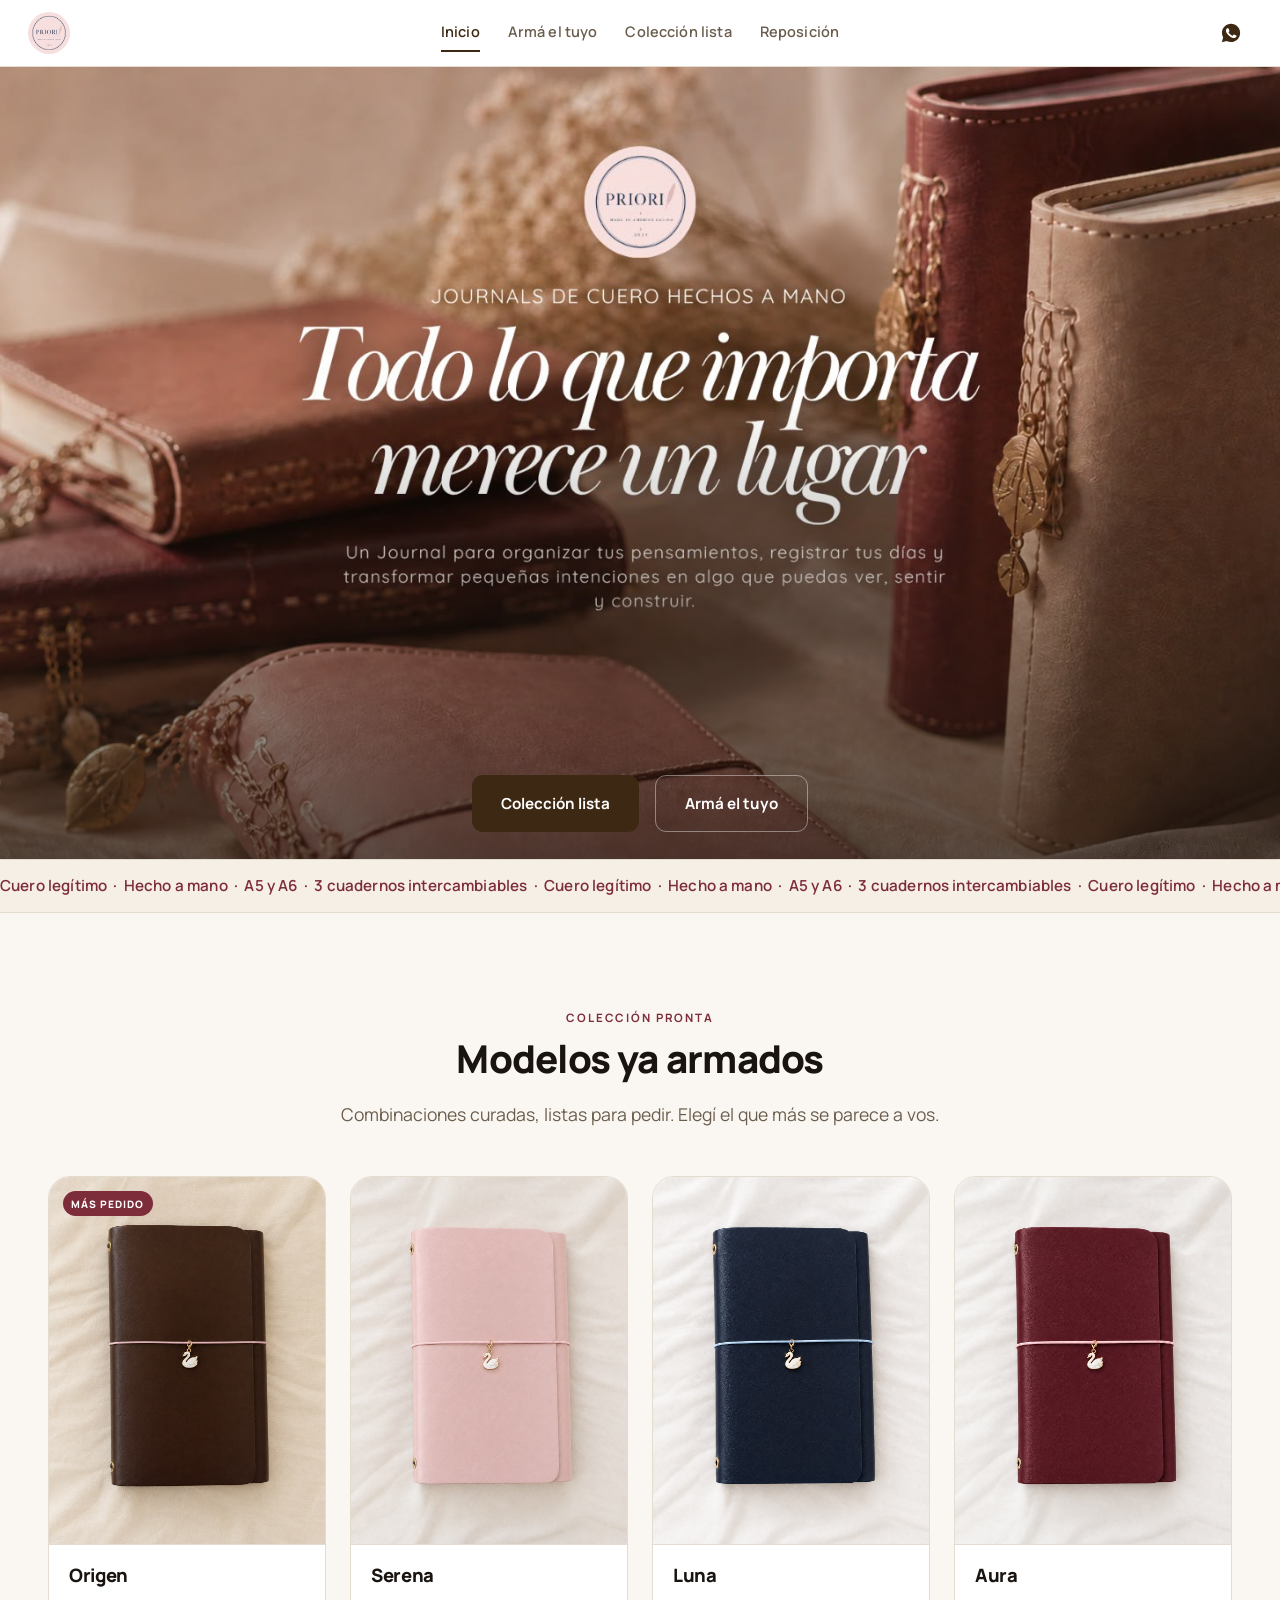
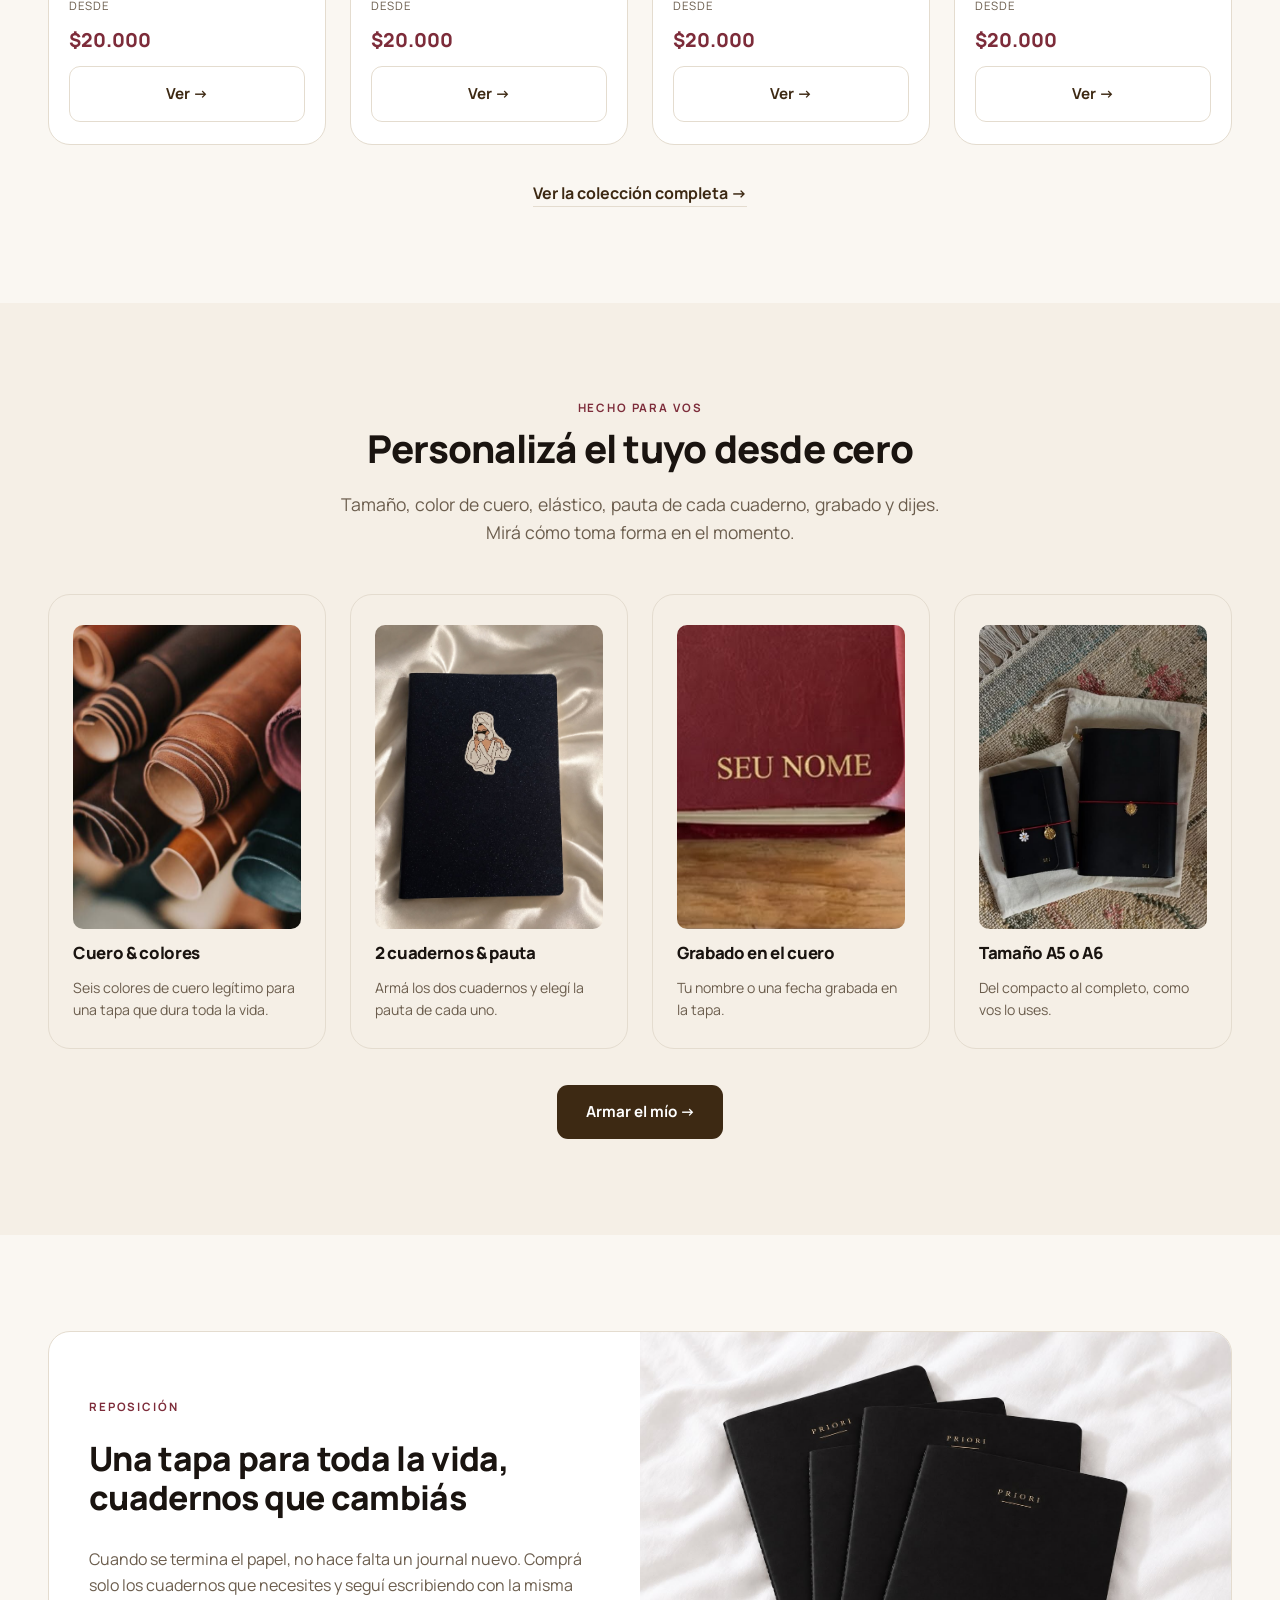
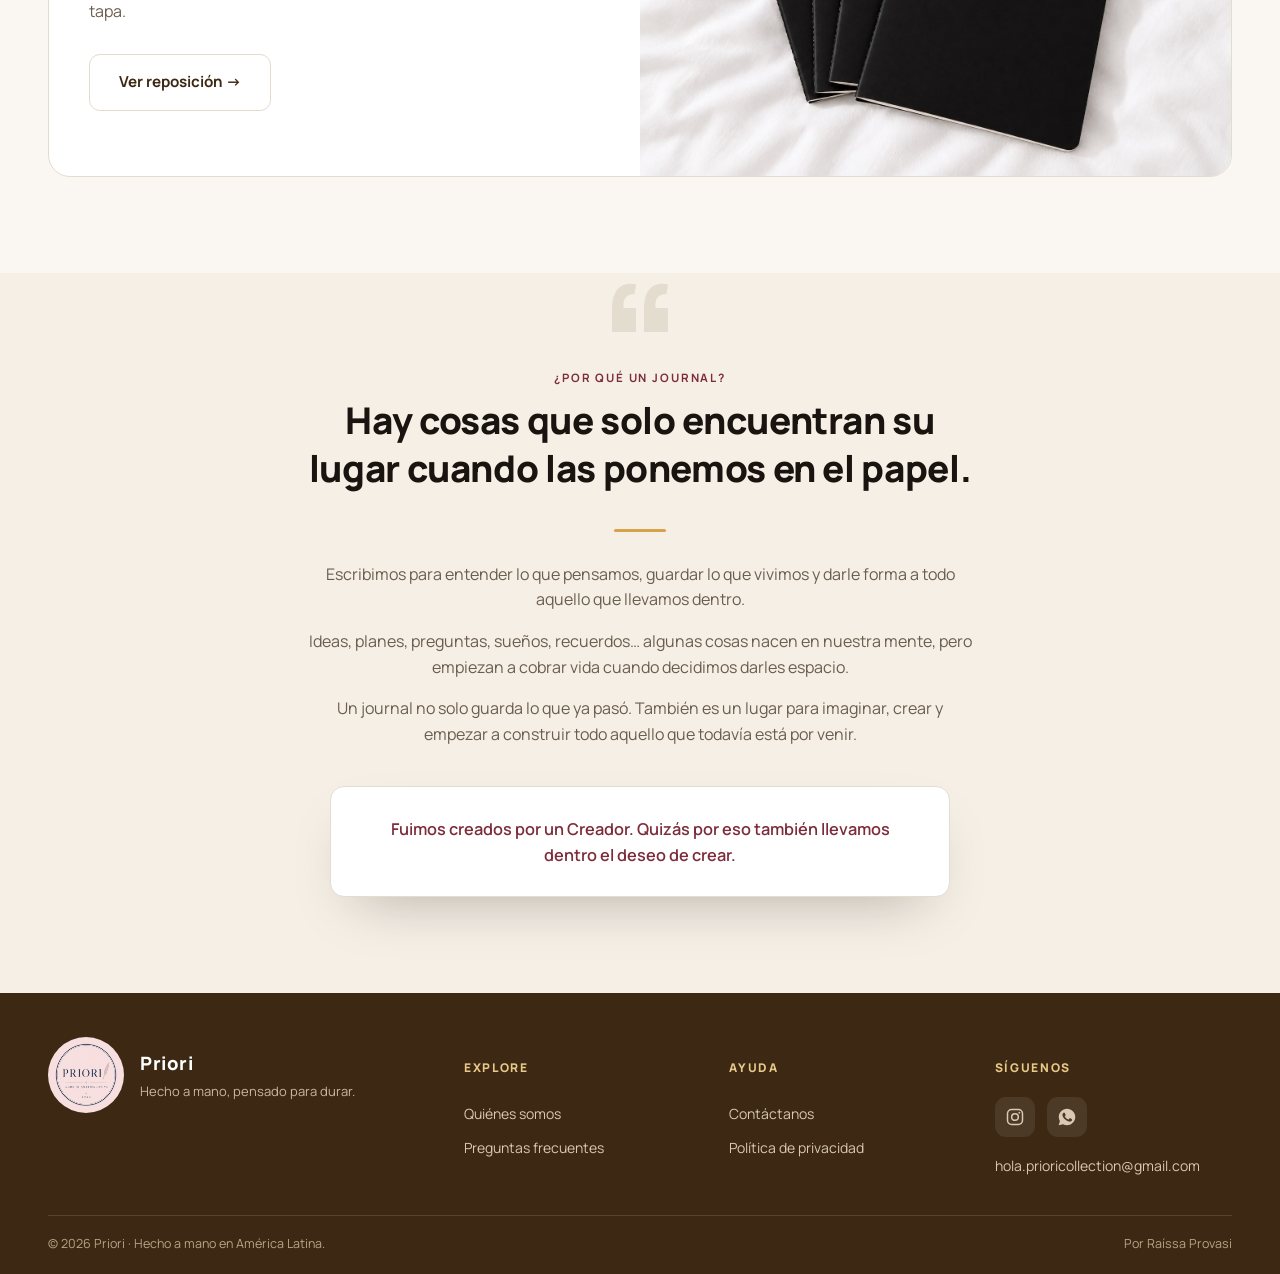
<file: index.html>
<!DOCTYPE html>
<html lang="es">
<head>
<meta charset="UTF-8">
<meta name="viewport" content="width=device-width, initial-scale=1.0">
<title>Priori · Journals de cuero hechos a mano</title>
<meta name="description" content="Journals de cuero legítimo hechos a mano, modulares por dentro y por fuera. Elegí un modelo de la colección o armá el tuyo desde cero. Hecho en América Latina.">
<link rel="icon" type="image/png" href="assets/img/logo.png">
<link rel="stylesheet" href="assets/css/tokens.css">
<link rel="stylesheet" href="assets/css/layout.css">
<link rel="stylesheet" href="assets/css/home.css">
</head>
<body data-page="index">

<div id="site-nav"></div>

<main>

  <section class="hero" id="heroSection" aria-label="Priori, journals de cuero hechos a mano. Todo lo que importa merece un lugar.">
    <div class="hero-bg" aria-hidden="true"></div>
    <h1 class="visually-hidden">Priori: todo lo que importa merece un lugar</h1>
    <div class="hero-mobile-copy" aria-hidden="true">
      <p class="eyebrow" style="justify-content:center;">Journals de cuero hechos a mano</p>
      <p class="hmc-title">Todo lo que importa<br>merece un lugar</p>
    </div>
    <div class="hero-ctas reveal in-view">
      <a class="btn btn-couro" href="coleccion.html">Colección lista</a>
      <a class="btn btn-ghost on-dark" href="personalizar.html">Armá el tuyo</a>
    </div>
  </section>

  <div class="marquee-strip" aria-hidden="true">
    <div class="marquee-track">
      <span class="marquee-set">Cuero legítimo&nbsp;&nbsp;·&nbsp;&nbsp;Hecho a mano&nbsp;&nbsp;·&nbsp;&nbsp;A5 y A6&nbsp;&nbsp;·&nbsp;&nbsp;3 cuadernos intercambiables&nbsp;&nbsp;·&nbsp;&nbsp;Cuero legítimo&nbsp;&nbsp;·&nbsp;&nbsp;Hecho a mano&nbsp;&nbsp;·&nbsp;&nbsp;A5 y A6&nbsp;&nbsp;·&nbsp;&nbsp;3 cuadernos intercambiables&nbsp;&nbsp;·&nbsp;&nbsp;Cuero legítimo&nbsp;&nbsp;·&nbsp;&nbsp;Hecho a mano&nbsp;&nbsp;·&nbsp;&nbsp;A5 y A6&nbsp;&nbsp;·&nbsp;&nbsp;3 cuadernos intercambiables&nbsp;&nbsp;·&nbsp;&nbsp;Cuero legítimo&nbsp;&nbsp;·&nbsp;&nbsp;Hecho a mano&nbsp;&nbsp;·&nbsp;&nbsp;A5 y A6&nbsp;&nbsp;·&nbsp;&nbsp;3 cuadernos intercambiables&nbsp;&nbsp;·&nbsp;&nbsp;Cuero legítimo&nbsp;&nbsp;·&nbsp;&nbsp;Hecho a mano&nbsp;&nbsp;·&nbsp;&nbsp;A5 y A6&nbsp;&nbsp;·&nbsp;&nbsp;3 cuadernos intercambiables&nbsp;&nbsp;·&nbsp;&nbsp;Cuero legítimo&nbsp;&nbsp;·&nbsp;&nbsp;Hecho a mano&nbsp;&nbsp;·&nbsp;&nbsp;A5 y A6&nbsp;&nbsp;·&nbsp;&nbsp;3 cuadernos intercambiables&nbsp;&nbsp;·&nbsp;&nbsp;Cuero legítimo&nbsp;&nbsp;·&nbsp;&nbsp;Hecho a mano&nbsp;&nbsp;·&nbsp;&nbsp;A5 y A6&nbsp;&nbsp;·&nbsp;&nbsp;3 cuadernos intercambiables&nbsp;&nbsp;·&nbsp;&nbsp;Cuero legítimo&nbsp;&nbsp;·&nbsp;&nbsp;Hecho a mano&nbsp;&nbsp;·&nbsp;&nbsp;A5 y A6&nbsp;&nbsp;·&nbsp;&nbsp;3 cuadernos intercambiables&nbsp;&nbsp;·&nbsp;&nbsp;</span>
      <span class="marquee-set">Cuero legítimo&nbsp;&nbsp;·&nbsp;&nbsp;Hecho a mano&nbsp;&nbsp;·&nbsp;&nbsp;A5 y A6&nbsp;&nbsp;·&nbsp;&nbsp;3 cuadernos intercambiables&nbsp;&nbsp;·&nbsp;&nbsp;Cuero legítimo&nbsp;&nbsp;·&nbsp;&nbsp;Hecho a mano&nbsp;&nbsp;·&nbsp;&nbsp;A5 y A6&nbsp;&nbsp;·&nbsp;&nbsp;3 cuadernos intercambiables&nbsp;&nbsp;·&nbsp;&nbsp;Cuero legítimo&nbsp;&nbsp;·&nbsp;&nbsp;Hecho a mano&nbsp;&nbsp;·&nbsp;&nbsp;A5 y A6&nbsp;&nbsp;·&nbsp;&nbsp;3 cuadernos intercambiables&nbsp;&nbsp;·&nbsp;&nbsp;Cuero legítimo&nbsp;&nbsp;·&nbsp;&nbsp;Hecho a mano&nbsp;&nbsp;·&nbsp;&nbsp;A5 y A6&nbsp;&nbsp;·&nbsp;&nbsp;3 cuadernos intercambiables&nbsp;&nbsp;·&nbsp;&nbsp;Cuero legítimo&nbsp;&nbsp;·&nbsp;&nbsp;Hecho a mano&nbsp;&nbsp;·&nbsp;&nbsp;A5 y A6&nbsp;&nbsp;·&nbsp;&nbsp;3 cuadernos intercambiables&nbsp;&nbsp;·&nbsp;&nbsp;Cuero legítimo&nbsp;&nbsp;·&nbsp;&nbsp;Hecho a mano&nbsp;&nbsp;·&nbsp;&nbsp;A5 y A6&nbsp;&nbsp;·&nbsp;&nbsp;3 cuadernos intercambiables&nbsp;&nbsp;·&nbsp;&nbsp;Cuero legítimo&nbsp;&nbsp;·&nbsp;&nbsp;Hecho a mano&nbsp;&nbsp;·&nbsp;&nbsp;A5 y A6&nbsp;&nbsp;·&nbsp;&nbsp;3 cuadernos intercambiables&nbsp;&nbsp;·&nbsp;&nbsp;Cuero legítimo&nbsp;&nbsp;·&nbsp;&nbsp;Hecho a mano&nbsp;&nbsp;·&nbsp;&nbsp;A5 y A6&nbsp;&nbsp;·&nbsp;&nbsp;3 cuadernos intercambiables&nbsp;&nbsp;·&nbsp;&nbsp;</span>
    </div>
  </div>

  <section class="section" id="coleccionSection">
    <div class="container">
      <div class="center reveal" style="max-width:600px; margin:0 auto;">
        <p class="eyebrow" style="justify-content:center;">Colección pronta</p>
        <h2 style="font-size:clamp(1.8rem,3.6vw,2.4rem);">Modelos ya armados</h2>
        <p class="lede">Combinaciones curadas, listas para pedir. Elegí el que más se parece a vos.</p>
      </div>
      <div class="home-grid" id="presetHomeGrid"></div>
      <div class="center" style="margin-top:36px;">
        <a class="link-arrow" href="coleccion.html">Ver la colección completa →</a>
      </div>
    </div>
  </section>

  <section class="section" style="background:var(--card);" id="personalizarSection">
    <div class="container">
      <div class="center reveal" style="max-width:620px; margin:0 auto;">
        <p class="eyebrow" style="justify-content:center;">Hecho para vos</p>
        <h2 style="font-size:clamp(1.8rem,3.6vw,2.4rem);">Personalizá el tuyo desde cero</h2>
        <p class="lede">Tamaño, color de cuero, elástico, pauta de cada cuaderno, grabado y dijes. Mirá cómo toma forma en el momento.</p>
      </div>
      <div class="home-grid reveal">
        <a class="feature-card" href="personalizar.html">
          <img class="fc-photo" src="assets/img/feature-cuero-colores.jpg" alt="Rollos de cuero legítimo en distintos colores">
          <h4>Cuero &amp; colores</h4>
          <p>Seis colores de cuero legítimo para una tapa que dura toda la vida.</p>
        </a>
        <a class="feature-card" href="personalizar.html">
          <img class="fc-photo" src="assets/img/feature-cuadernos-pauta.jpg" alt="Cuaderno Priori con adhesivo decorativo">
          <h4>2 cuadernos &amp; pauta</h4>
          <p>Armá los dos cuadernos y elegí la pauta de cada uno.</p>
        </a>
        <a class="feature-card" href="personalizar.html">
          <img class="fc-photo" src="assets/img/feature-grabado.jpg" alt="Tapa de cuero con nombre grabado en dorado">
          <h4>Grabado en el cuero</h4>
          <p>Tu nombre o una fecha grabada en la tapa.</p>
        </a>
        <a class="feature-card" href="personalizar.html">
          <img class="fc-photo" src="assets/img/feature-tamano.jpg" alt="Journals Priori en tamaño A5 y A6 lado a lado">
          <h4>Tamaño A5 o A6</h4>
          <p>Del compacto al completo, como vos lo uses.</p>
        </a>
      </div>
      <div class="center" style="margin-top:36px;">
        <a class="btn btn-couro" href="personalizar.html">Armar el mío →</a>
      </div>
    </div>
  </section>

  <section class="section" id="reposicionSection">
    <div class="container">
      <div class="refill-teaser reveal">
        <div class="rt-copy">
          <p class="eyebrow">Reposición</p>
          <h2 style="font-size:clamp(1.6rem,3vw,2.1rem);">Una tapa para toda la vida, cuadernos que cambiás</h2>
          <p>Cuando se termina el papel, no hace falta un journal nuevo. Comprá solo los cuadernos que necesites y seguí escribiendo con la misma tapa.</p>
          <div><a class="btn btn-ghost" href="reposicion.html">Ver reposición →</a></div>
        </div>
        <img class="rt-visual" src="assets/img/reposicion-cuadernos.jpg" alt="Cuadernos Priori de repuesto">
      </div>
    </div>
  </section>

  <section class="section manifesto" id="manifesto-anchor">
    <div class="container manifesto-inner reveal">
      <p class="eyebrow" style="justify-content:center;">¿Por qué un journal?</p>
      <blockquote>Hay cosas que solo encuentran su lugar cuando las ponemos en el papel.</blockquote>
      <p>Escribimos para entender lo que pensamos, guardar lo que vivimos y darle forma a todo aquello que llevamos dentro.</p>
      <p>Ideas, planes, preguntas, sueños, recuerdos&hellip; algunas cosas nacen en nuestra mente, pero empiezan a cobrar vida cuando decidimos darles espacio.</p>
      <p>Un journal no solo guarda lo que ya pasó. También es un lugar para imaginar, crear y empezar a construir todo aquello que todavía está por venir.</p>
      <div class="signature-line">
        <p>Fuimos creados por un Creador. Quizás por eso también llevamos dentro el deseo de crear.</p>
      </div>
    </div>
  </section>

</main>

<div id="site-footer"></div>

<script src="assets/js/data.js"></script>
<script src="assets/js/preview.js"></script>
<script src="assets/js/chrome.js"></script>
<script>
document.addEventListener("DOMContentLoaded", () => {
  const grid = document.getElementById("presetHomeGrid");
  grid.innerHTML = PRESETS.map((p, i) => {
    const lc = byId(LEATHER_COLORS, p.leather), ec = byId(ELASTIC_COLORS, p.elastic);
    return `
    <div class="product-card">
      <div class="product-photo" style="border-radius:0; border:none; border-bottom:1px solid var(--line);">
        ${i === 0 ? '<span class="product-badge">Más pedido</span>' : ''}
        <img class="pp-photo" src="${p.photos[0]}" alt="Modelo ${p.name}">
      </div>
      <div class="product-body">
        <h3>${p.name}</h3>
        <span class="product-from">Desde</span>
        <span class="product-price">${money(SIZE_PRICES.preset.A6)}</span>
        <a class="btn btn-ghost btn-block" href="coleccion.html?preset=${p.id}">Ver →</a>
      </div>
    </div>`;
  }).join("");
});
</script>
</body>
</html>
</file>
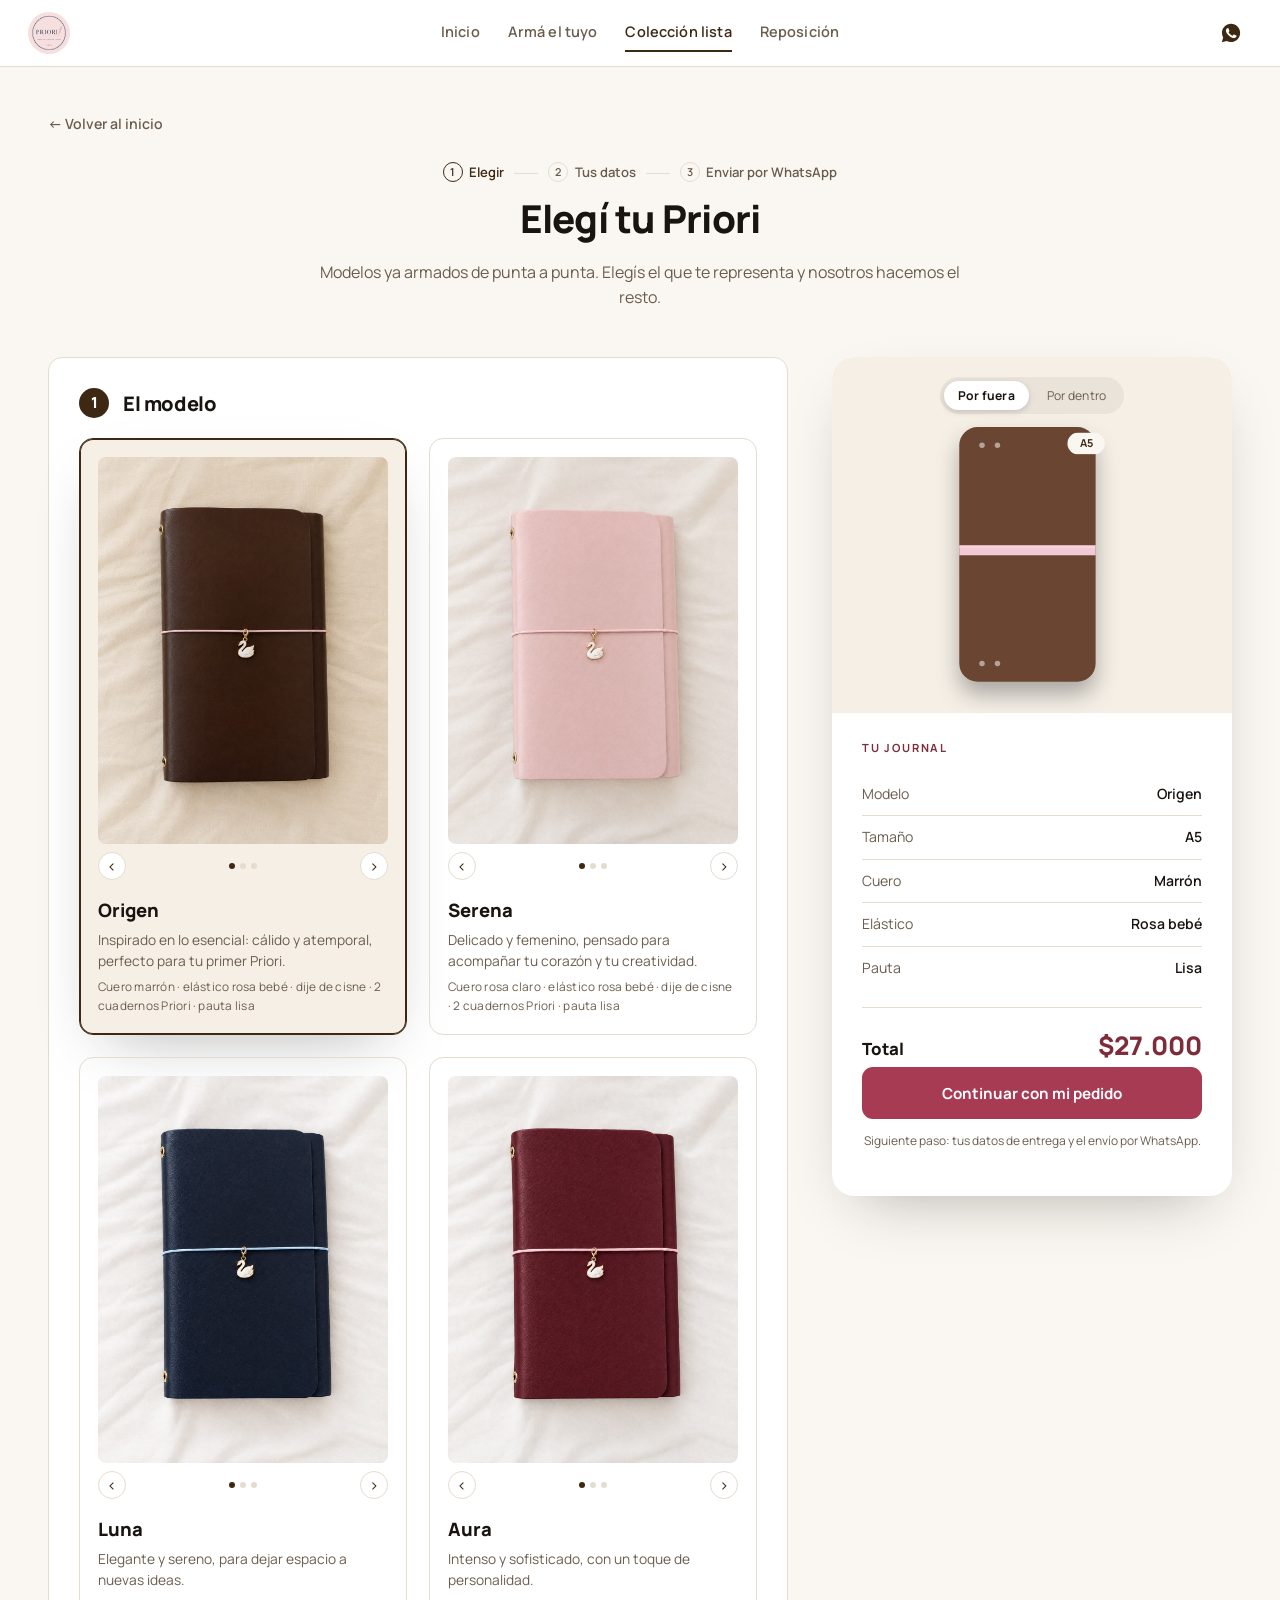
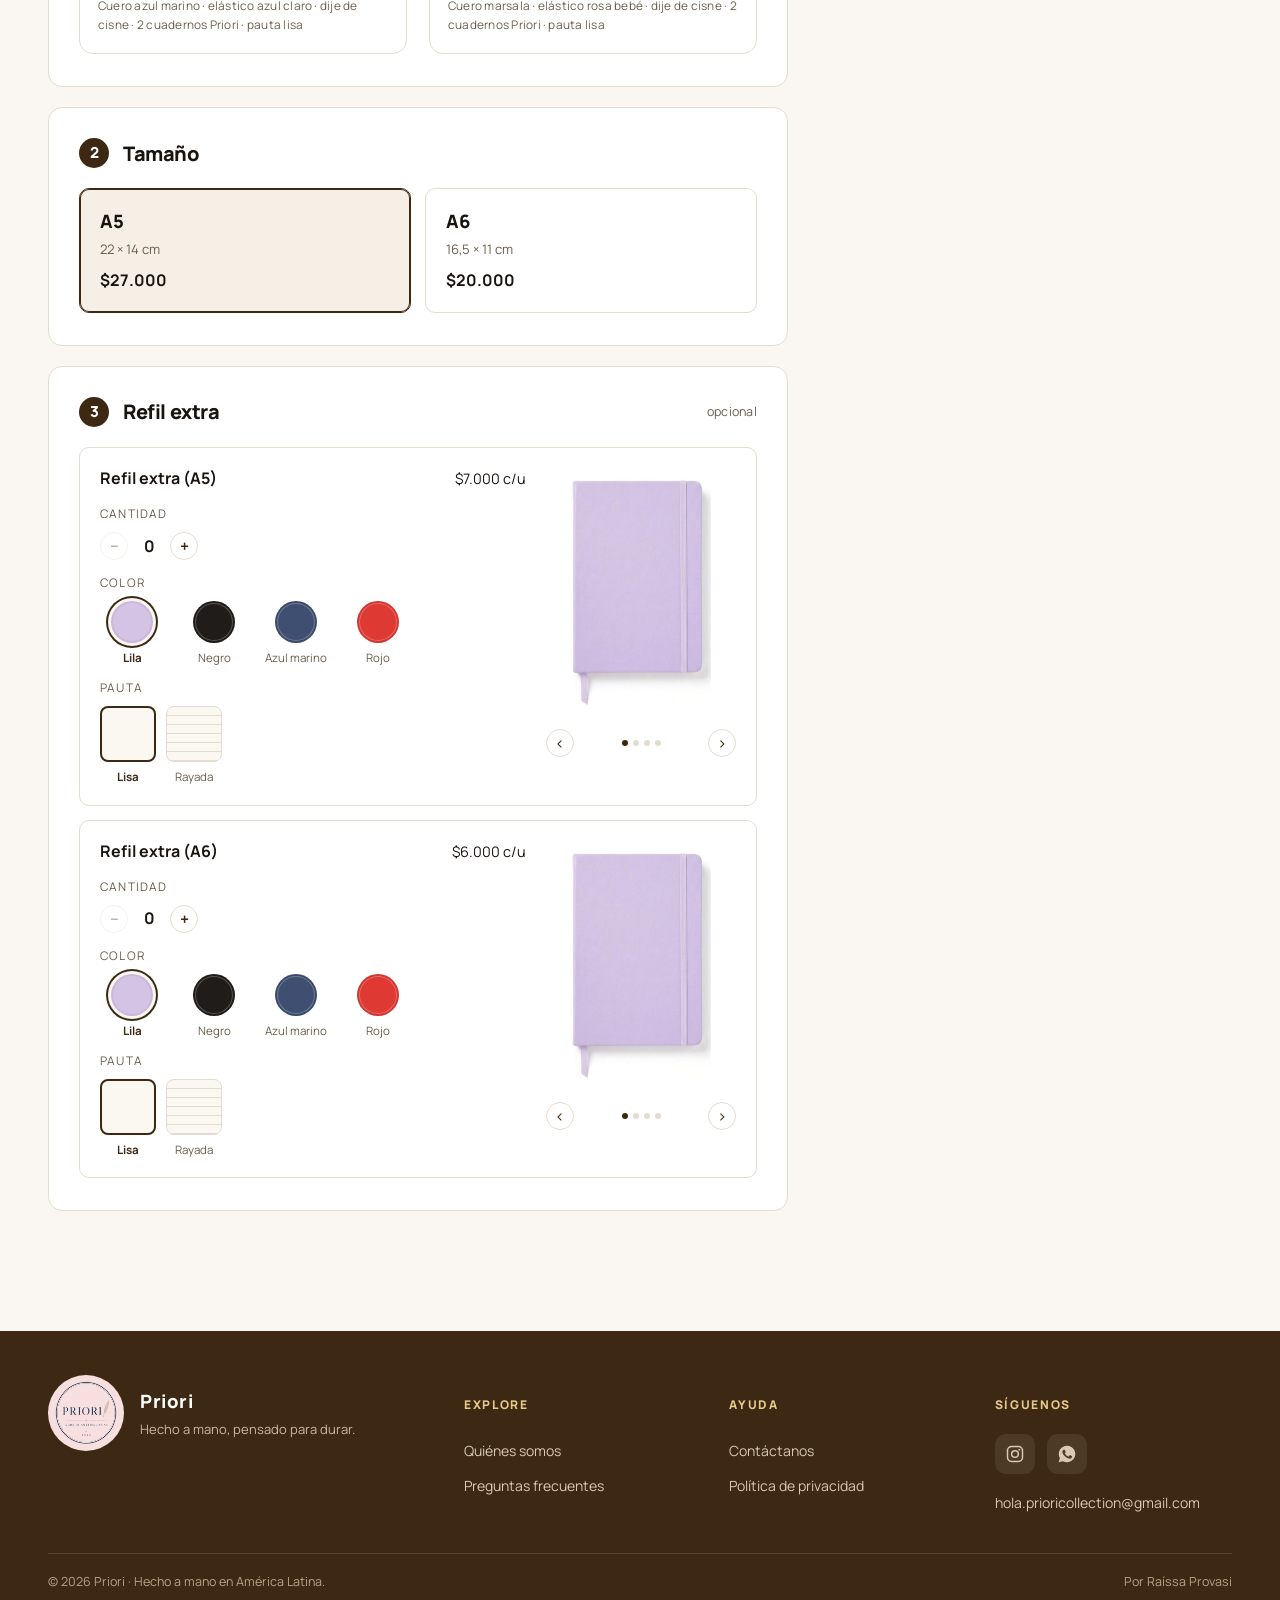
<file: coleccion.html>
<!DOCTYPE html>
<html lang="es">
<head>
<meta charset="UTF-8">
<meta name="viewport" content="width=device-width, initial-scale=1.0">
<title>Elegí tu Priori · Colección lista</title>
<meta name="description" content="Modelos Priori ya armados de punta a punta. Elegí el que te representa y nosotros hacemos el resto.">
<link rel="icon" type="image/png" href="assets/img/logo.png">
<link rel="stylesheet" href="assets/css/tokens.css">
<link rel="stylesheet" href="assets/css/layout.css">
<link rel="stylesheet" href="assets/css/configurator.css">
</head>
<body data-page="coleccion">

<div id="site-nav"></div>

<div class="flow-page">
  <div class="container">
    <a class="flow-back" href="index.html">← Volver al inicio</a>
    <div class="flow-steps">
      <div class="flow-step now"><span class="dot">1</span> Elegir</div>
      <div class="flow-sep"></div>
      <div class="flow-step"><span class="dot">2</span> Tus datos</div>
      <div class="flow-sep"></div>
      <div class="flow-step"><span class="dot">3</span> Enviar por WhatsApp</div>
    </div>
    <div class="flow-head">
      <h1>Elegí tu Priori</h1>
      <p>Modelos ya armados de punta a punta. Elegís el que te representa y nosotros hacemos el resto.</p>
    </div>

    <div class="configurator">
      <div class="steps">

        <div class="step-card">
          <div class="step-head"><div class="step-head-left"><span class="step-num">1</span><h3>El modelo</h3></div></div>
          <div class="preset-grid" id="presetGrid"></div>
        </div>

        <div class="step-card">
          <div class="step-head"><div class="step-head-left"><span class="step-num">2</span><h3>Tamaño</h3></div></div>
          <div class="option-grid" id="collSizeGrid"></div>
        </div>

        <div class="step-card">
          <div class="step-head"><div class="step-head-left"><span class="step-num">3</span><h3>Refil extra</h3></div><span class="step-note">opcional</span></div>
          <div id="collAddonsWrap"></div>
        </div>

      </div>

      <aside class="sidebar">
        <div class="sidebar-card">
          <div class="preview-block">
            <div class="preview-tabs" id="collPreviewTabs">
              <button type="button" class="preview-tab active" data-side="fuera">Por fuera</button>
              <button type="button" class="preview-tab" data-side="dentro">Por dentro</button>
            </div>
            <div class="sidebar-preview" id="collPreviewBox"></div>
          </div>
          <p class="sidebar-title">Tu journal</p>
          <div id="collSummary"></div>
          <div class="sum-total"><span class="k">Total</span><span class="v" id="collTotal">$0</span></div>
          <button class="btn btn-continue btn-block" id="collContinueBtn">Continuar con mi pedido</button>
          <p class="sidebar-note">Siguiente paso: tus datos de entrega y el envío por WhatsApp.</p>
        </div>
      </aside>
    </div>
  </div>
</div>

<div class="mobile-order-bar" id="mobileOrderBar">
  <div class="moa-total"><span class="lbl">Total</span><span class="val" id="collTotalMobile">$0</span></div>
  <button class="btn btn-continue" id="collContinueBtnMobile">Continuar</button>
</div>

<div id="site-footer"></div>

<script src="assets/js/data.js"></script>
<script src="assets/js/ui.js"></script>
<script src="assets/js/preview.js"></script>
<script src="assets/js/addons.js"></script>
<script src="assets/js/order.js"></script>
<script src="assets/js/chrome.js"></script>
<script src="assets/js/coleccion.js"></script>
</body>
</html>
</file>
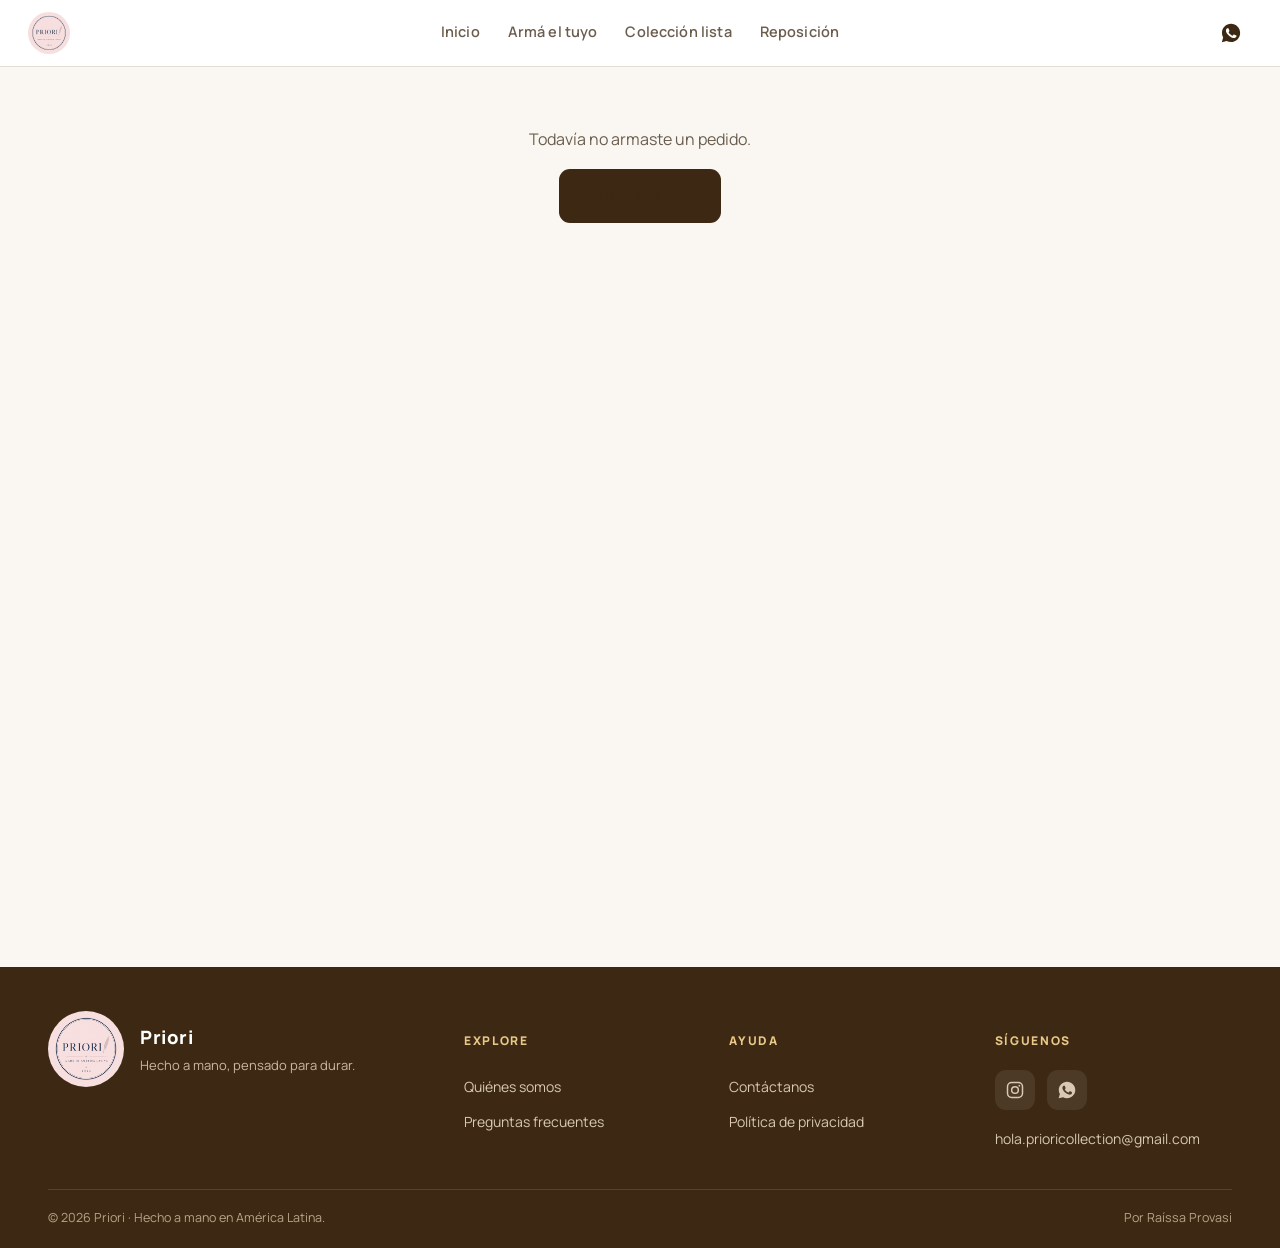
<file: entrega.html>
<!DOCTYPE html>
<html lang="es">
<head>
<meta charset="UTF-8">
<meta name="viewport" content="width=device-width, initial-scale=1.0">
<title>Tus datos de entrega · Priori</title>
<meta name="description" content="Completá tus datos de entrega para cerrar tu pedido de Priori por WhatsApp.">
<link rel="icon" type="image/png" href="assets/img/logo.png">
<link rel="stylesheet" href="assets/css/tokens.css">
<link rel="stylesheet" href="assets/css/layout.css">
<link rel="stylesheet" href="assets/css/configurator.css">
</head>
<body data-page="entrega">

<div id="site-nav"></div>

<div class="flow-page" id="deliveryPage" style="display:none;">
  <div class="container">
    <a class="flow-back" href="#" id="deliveryBack">← Volver y editar</a>
    <div class="flow-steps">
      <div class="flow-step done"><span class="dot">✓</span> Personalizar</div>
      <div class="flow-sep"></div>
      <div class="flow-step now"><span class="dot">2</span> Tus datos</div>
      <div class="flow-sep"></div>
      <div class="flow-step"><span class="dot">3</span> Enviar por WhatsApp</div>
    </div>
    <div class="flow-head">
      <h1>Ya casi: tus datos de entrega</h1>
      <p>Repasá el pedido y completá tus datos. El envío es por WhatsApp, sin pago ahora.</p>
    </div>

    <form class="delivery-grid" id="deliveryForm" novalidate>
      <div class="form-card">
        <p class="form-eyebrow">Datos de entrega</p>
        <div class="form-grid">
          <div class="field full"><label>Nombre completo <span class="req">*</span></label><input type="text" id="fName" required></div>
          <div class="field full"><label>WhatsApp (con código de área) <span class="req">*</span></label><input type="tel" id="fPhone" placeholder="+54 9 11 0000-0000" required></div>
          <div class="field"><label>Código postal <span class="req">*</span></label><input type="text" id="fCP" required></div>
          <div class="field"><label>Calle / Avenida <span class="req">*</span></label><input type="text" id="fStreet" required></div>
          <div class="field"><label>Número <span class="req">*</span></label><input type="text" id="fNumber" required></div>
          <div class="field"><label>Piso / Depto</label><input type="text" id="fApt"></div>
          <div class="field"><label>Barrio <span class="req">*</span></label><input type="text" id="fNeighborhood" required></div>
          <div class="field"><label>Ciudad <span class="req">*</span></label><input type="text" id="fCity" required></div>
          <div class="field"><label>Provincia <span class="req">*</span></label><input type="text" id="fProvince" required></div>
          <div class="field full"><label>Notas</label><textarea id="fNotes" placeholder="¿Algún detalle del pedido o de la entrega?"></textarea></div>
        </div>
      </div>

      <aside class="sidebar">
        <div class="sidebar-card">
          <p class="sidebar-title">Tu pedido</p>
          <div id="deliverySummary"></div>
          <div class="sum-total"><span class="k">Total</span><span class="v" id="deliveryTotal">$0</span></div>
          <button type="submit" class="btn btn-wpp btn-block" id="sendWhatsAppBtn">💬 Enviar pedido por WhatsApp</button>
          <p class="form-submit-note">Abrimos WhatsApp con todo completado, solo tenés que enviarlo.</p>
        </div>
      </aside>
    </form>
  </div>
</div>

<div class="mobile-order-bar" id="mobileOrderBar">
  <div class="moa-total"><span class="lbl">Total</span><span class="val" id="deliveryTotalMobile">$0</span></div>
  <button type="submit" form="deliveryForm" class="btn btn-wpp" id="sendWhatsAppBtnMobile">Enviar por WhatsApp</button>
</div>

<div class="flow-page empty-state" id="emptyState" style="display:none;">
  <div class="container">
    <p>Todavía no armaste un pedido.</p>
    <a class="btn btn-couro" href="index.html">Volver al inicio</a>
  </div>
</div>

<div id="site-footer"></div>

<script src="assets/js/data.js"></script>
<script src="assets/js/order.js"></script>
<script src="assets/js/chrome.js"></script>
<script src="assets/js/entrega.js"></script>
</body>
</html>
</file>
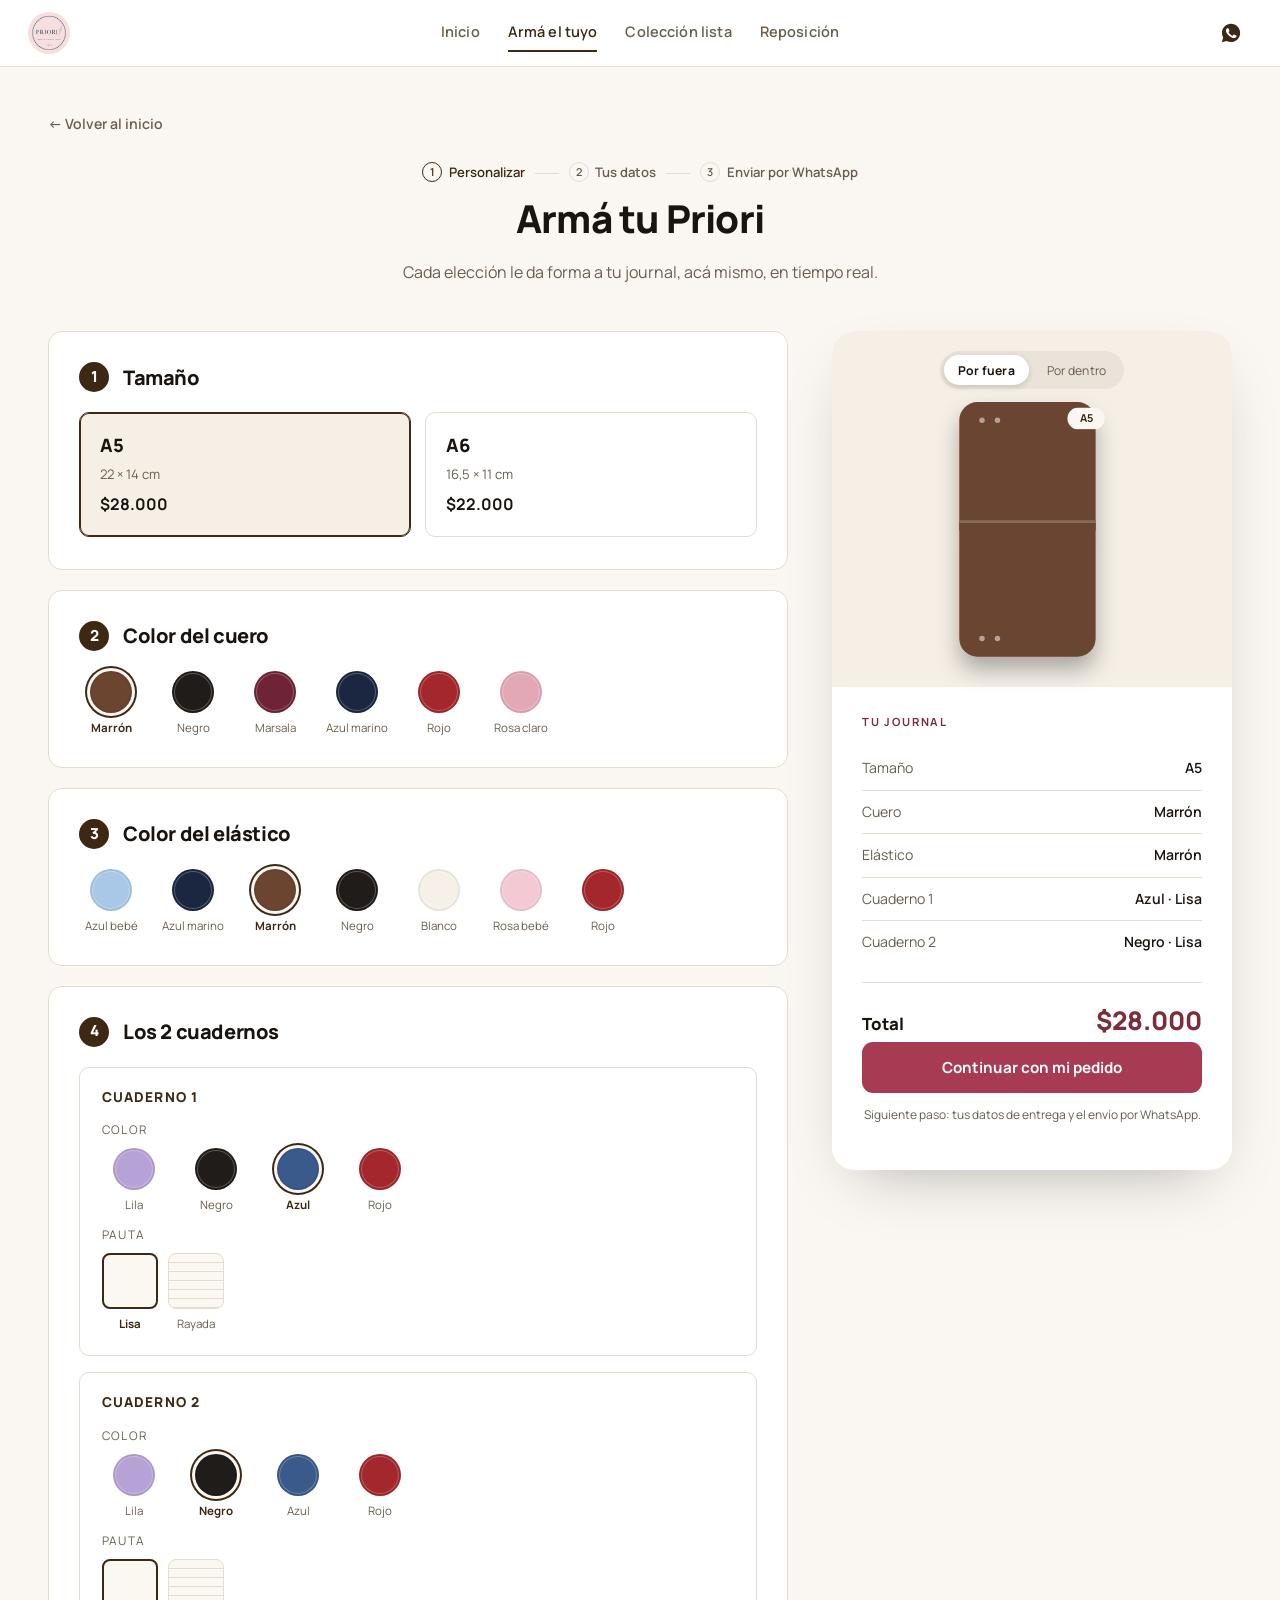
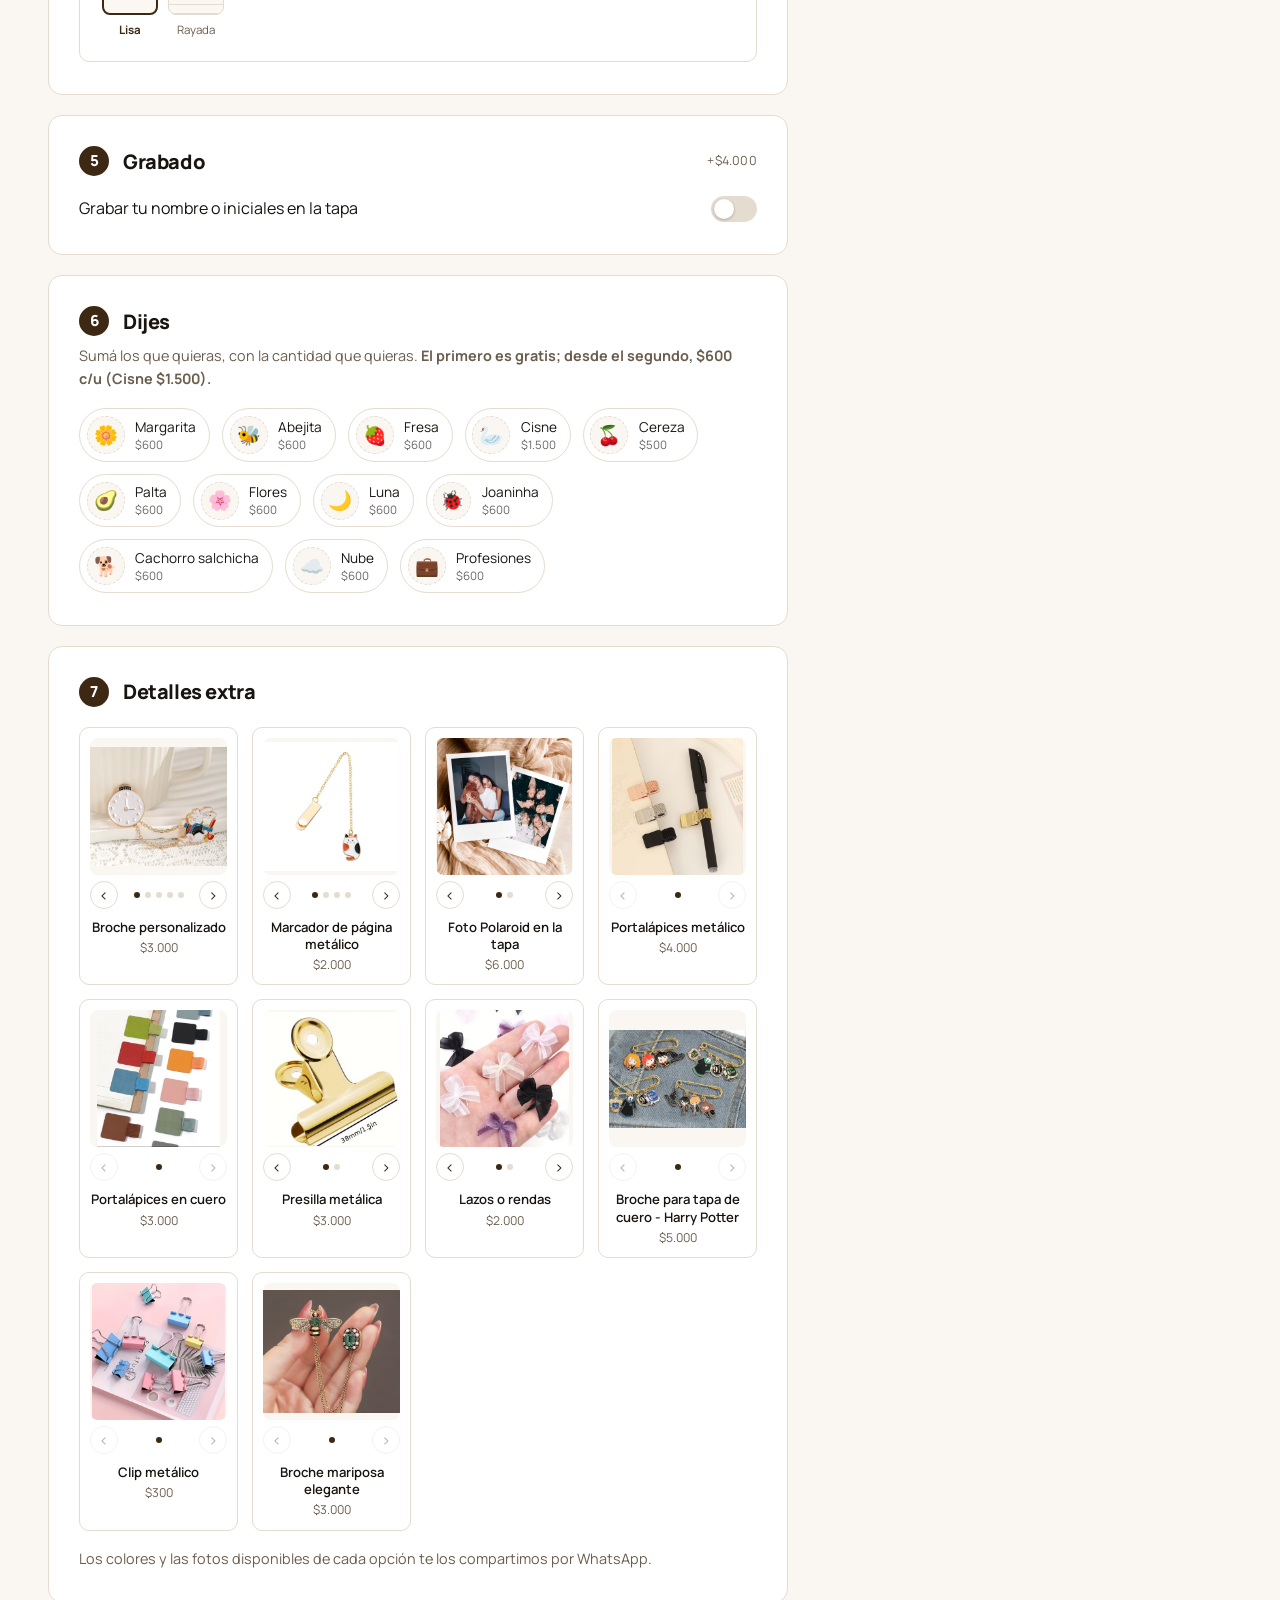
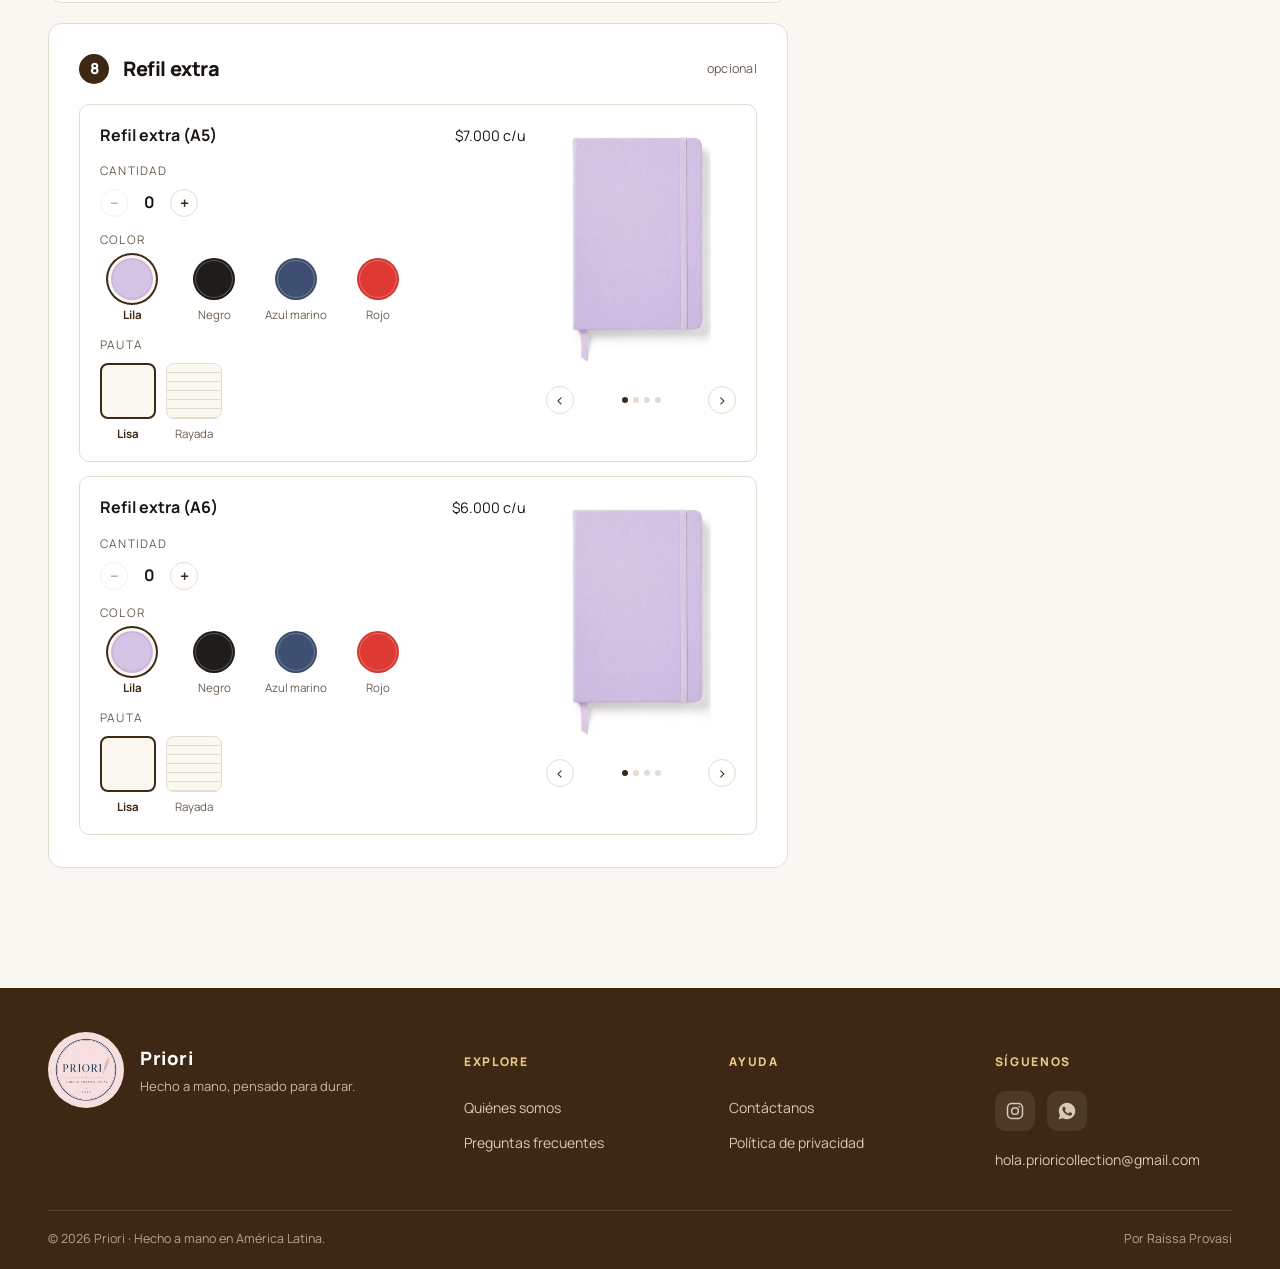
<file: personalizar.html>
<!DOCTYPE html>
<html lang="es">
<head>
<meta charset="UTF-8">
<meta name="viewport" content="width=device-width, initial-scale=1.0">
<title>Armá tu Priori · Personalizado</title>
<meta name="description" content="Personalizá tu journal Priori desde cero: tamaño, color de cuero, elástico, pauta de cada cuaderno, grabado y dijes.">
<link rel="icon" type="image/png" href="assets/img/logo.png">
<link rel="stylesheet" href="assets/css/tokens.css">
<link rel="stylesheet" href="assets/css/layout.css">
<link rel="stylesheet" href="assets/css/configurator.css">
</head>
<body data-page="personalizar">

<div id="site-nav"></div>

<div class="flow-page">
  <div class="container">
    <a class="flow-back" href="index.html">← Volver al inicio</a>
    <div class="flow-steps">
      <div class="flow-step now"><span class="dot">1</span> Personalizar</div>
      <div class="flow-sep"></div>
      <div class="flow-step"><span class="dot">2</span> Tus datos</div>
      <div class="flow-sep"></div>
      <div class="flow-step"><span class="dot">3</span> Enviar por WhatsApp</div>
    </div>
    <div class="flow-head">
      <h1>Armá tu Priori</h1>
      <p>Cada elección le da forma a tu journal, acá mismo, en tiempo real.</p>
    </div>

    <div class="configurator">
      <div class="steps">

        <div class="step-card">
          <div class="step-head"><div class="step-head-left"><span class="step-num">1</span><h3>Tamaño</h3></div></div>
          <div class="option-grid" id="custSizeGrid"></div>
        </div>

        <div class="step-card">
          <div class="step-head"><div class="step-head-left"><span class="step-num">2</span><h3>Color del cuero</h3></div></div>
          <div class="swatch-row" id="leatherGrid"></div>
        </div>

        <div class="step-card">
          <div class="step-head"><div class="step-head-left"><span class="step-num">3</span><h3>Color del elástico</h3></div></div>
          <div class="swatch-row" id="elasticGrid"></div>
        </div>

        <div class="step-card">
          <div class="step-head"><div class="step-head-left"><span class="step-num">4</span><h3>Los 2 cuadernos</h3></div></div>
          <div id="notebooksWrap"></div>
        </div>

        <div class="step-card">
          <div class="step-head">
            <div class="step-head-left"><span class="step-num">5</span><h3>Grabado</h3></div>
            <span class="step-note">+<span id="engravePriceHint"></span></span>
          </div>
          <div class="toggle-row">
            <span>Grabar tu nombre o iniciales en la tapa</span>
            <div class="toggle" id="engraveToggle"></div>
          </div>
          <div class="engrave-input" id="engraveInputWrap">
            <input type="text" id="engraveText" maxlength="18" placeholder="Ej: Valentina, o V.R.">
            <p class="step-sub" style="margin:12px 0 0;">Podés indicarnos por WhatsApp si preferís el grabado en el frente, en el lateral o en la parte de atrás de la tapa.</p>
          </div>
        </div>

        <div class="step-card">
          <div class="step-head">
            <div class="step-head-left"><span class="step-num">6</span><h3>Dijes</h3></div>
          </div>
          <p class="step-sub">Sumá los que quieras, con la cantidad que quieras. <strong>El primero es gratis; desde el segundo, <span id="charmPriceHint"></span> c/u (Cisne $1.500).</strong></p>
          <div class="chip-grid" id="charmGrid"></div>
        </div>

        <div class="step-card">
          <div class="step-head"><div class="step-head-left"><span class="step-num">7</span><h3>Detalles extra</h3></div></div>
          <div class="tile-grid" id="accessoryGrid"></div>
          <p class="step-sub" style="margin:16px 0 0;">Los colores y las fotos disponibles de cada opción te los compartimos por WhatsApp.</p>
        </div>

        <div class="step-card">
          <div class="step-head"><div class="step-head-left"><span class="step-num">8</span><h3>Refil extra</h3></div><span class="step-note">opcional</span></div>
          <div id="custAddonsWrap"></div>
        </div>

      </div>

      <aside class="sidebar">
        <div class="sidebar-card">
          <div class="preview-block">
            <div class="preview-tabs" id="custPreviewTabs">
              <button type="button" class="preview-tab active" data-side="fuera">Por fuera</button>
              <button type="button" class="preview-tab" data-side="dentro">Por dentro</button>
            </div>
            <div class="sidebar-preview" id="custPreviewBox"></div>
          </div>
          <p class="sidebar-title">Tu journal</p>
          <div id="custSummary"></div>
          <div class="sum-total"><span class="k">Total</span><span class="v" id="custTotal">$0</span></div>
          <button class="btn btn-continue btn-block" id="custContinueBtn">Continuar con mi pedido</button>
          <p class="sidebar-note">Siguiente paso: tus datos de entrega y el envío por WhatsApp.</p>
        </div>
      </aside>
    </div>
  </div>
</div>

<div class="mobile-order-bar" id="mobileOrderBar">
  <div class="moa-total"><span class="lbl">Total</span><span class="val" id="custTotalMobile">$0</span></div>
  <button class="btn btn-continue" id="custContinueBtnMobile">Continuar</button>
</div>

<div id="site-footer"></div>

<script src="assets/js/data.js"></script>
<script src="assets/js/ui.js"></script>
<script src="assets/js/preview.js"></script>
<script src="assets/js/addons.js"></script>
<script src="assets/js/order.js"></script>
<script src="assets/js/chrome.js"></script>
<script src="assets/js/personalizar.js"></script>
</body>
</html>
</file>
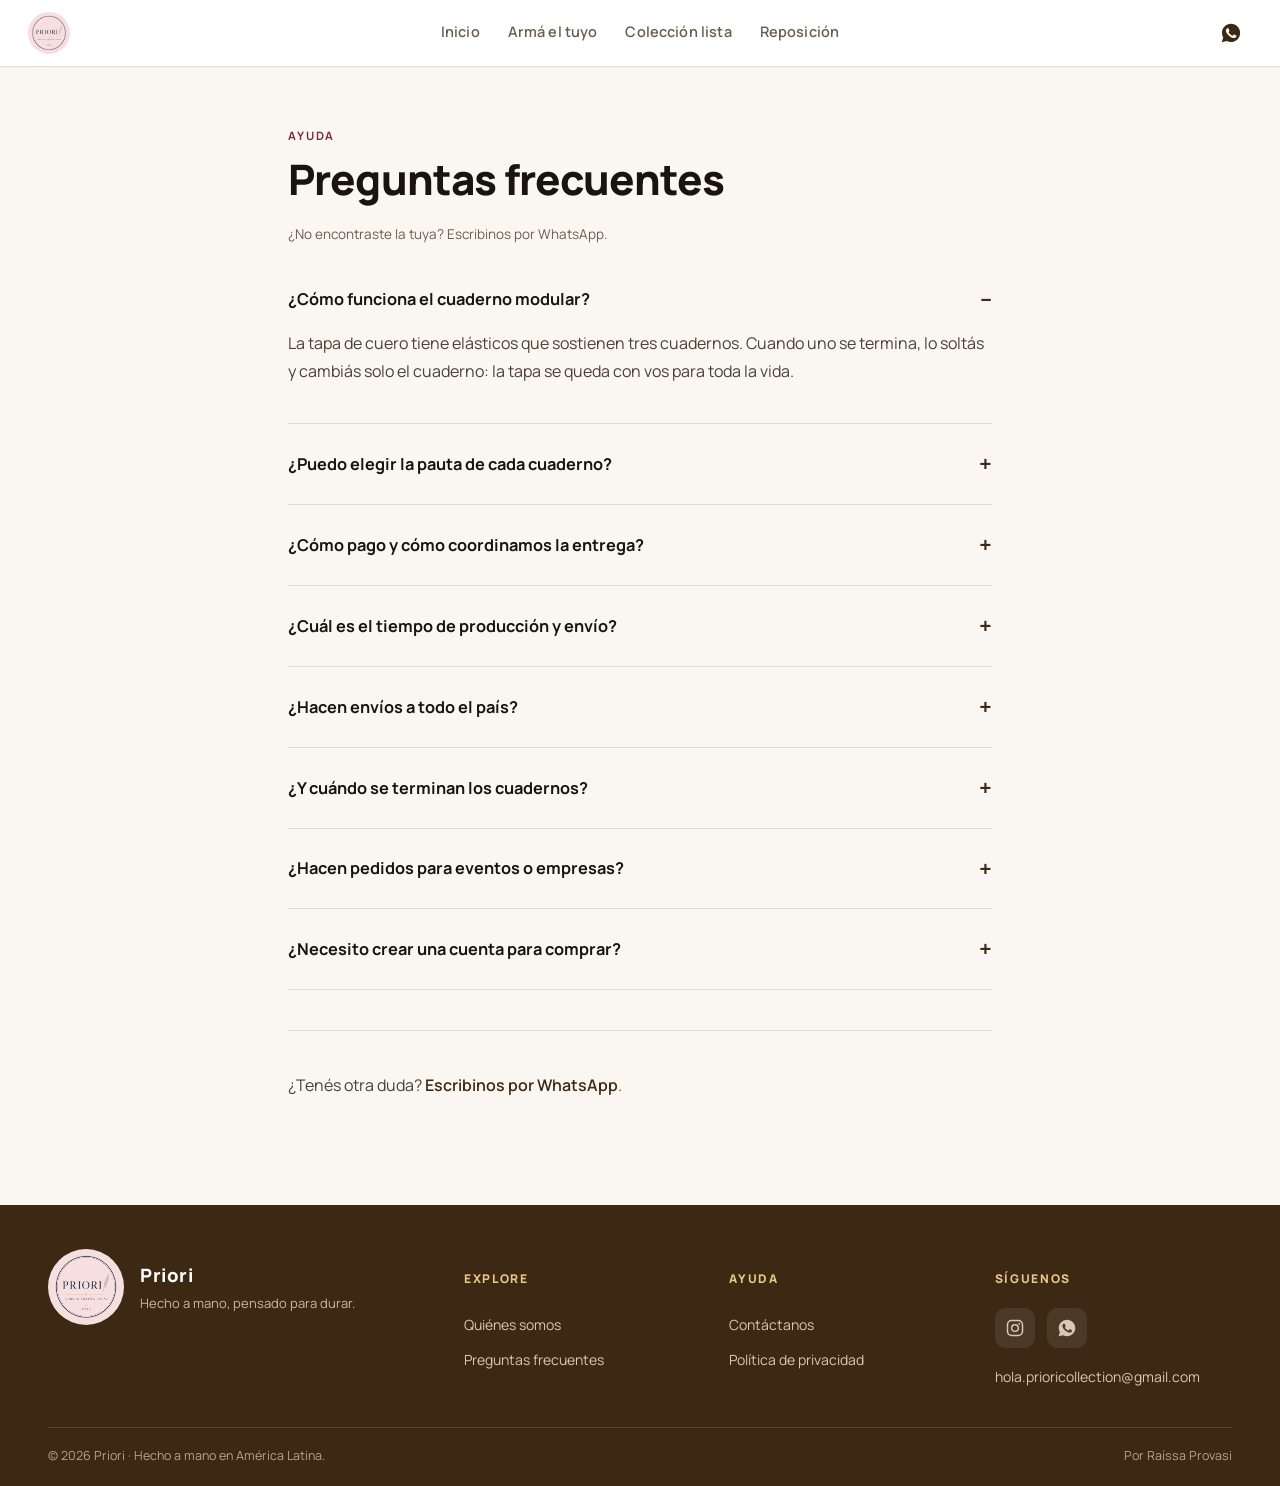
<file: preguntas.html>
<!DOCTYPE html>
<html lang="es">
<head>
<meta charset="UTF-8">
<meta name="viewport" content="width=device-width, initial-scale=1.0">
<title>Preguntas frecuentes · Priori</title>
<meta name="description" content="Las preguntas más frecuentes sobre los journals Priori: cómo funciona el modular, tiempos y formas de pago.">
<link rel="icon" type="image/png" href="assets/img/logo.png">
<link rel="stylesheet" href="assets/css/tokens.css">
<link rel="stylesheet" href="assets/css/layout.css">
</head>
<body data-page="preguntas">

<div id="site-nav"></div>

<main class="pr-doc">
  <p class="eyebrow">Ayuda</p>
  <h1>Preguntas frecuentes</h1>
  <p class="upd">¿No encontraste la tuya? Escribinos por WhatsApp.</p>

  <article>
    <details class="faq-item" open>
      <summary>¿Cómo funciona el cuaderno modular?</summary>
      <p>La tapa de cuero tiene elásticos que sostienen tres cuadernos. Cuando uno se termina, lo soltás y cambiás solo el cuaderno: la tapa se queda con vos para toda la vida.</p>
    </details>
    <details class="faq-item">
      <summary>¿Puedo elegir la pauta de cada cuaderno?</summary>
      <p>Sí. Si armás tu Priori personalizado, cada uno de los dos cuadernos puede tener una pauta distinta: rayada o lisa (sin pauta). Si elegís un modelo de la colección lista, la misma pauta se aplica a los tres.</p>
    </details>
    <details class="faq-item">
      <summary>¿Cómo pago y cómo coordinamos la entrega?</summary>
      <p>El pedido se cierra directo por WhatsApp: completás tus datos de entrega en el sitio, te escribimos y coordinamos ahí la forma de pago. No pedimos pago ni datos de tarjeta en el sitio.</p>
    </details>
    <details class="faq-item">
      <summary>¿Cuál es el tiempo de producción y envío?</summary>
      <p>Los tiempos pueden variar según el modelo, cantidad y el nivel de personalización de tu pedido. Una vez confirmado, te informaremos el tiempo estimado de preparación y entrega.</p>
    </details>
    <details class="faq-item">
      <summary>¿Hacen envíos a todo el país?</summary>
      <p>Sí, realizamos envíos a distintas partes del país. Al momento de coordinar tu pedido, te informaremos las opciones disponibles para tu zona.</p>
    </details>
    <details class="faq-item">
      <summary>¿Y cuándo se terminan los cuadernos?</summary>
      <p>En Reposición podés comprar los cuadernos nuevos que necesites, sin cambiar la tapa.</p>
    </details>
    <details class="faq-item">
      <summary>¿Hacen pedidos para eventos o empresas?</summary>
      <p>Sí. Si estás pensando en Priori para un evento, regalo corporativo o proyecto especial, escribinos por WhatsApp y contanos tu idea. Podemos evaluar opciones personalizadas según la cantidad y el tipo de pedido.</p>
    </details>
    <details class="faq-item">
      <summary>¿Necesito crear una cuenta para comprar?</summary>
      <p>No. En Priori no necesitás registrarte ni crear una cuenta. Elegís tu journal, completás los datos necesarios y finalizamos el pedido directamente por WhatsApp.</p>
    </details>

    <div class="doc-cta">
      <p>¿Tenés otra duda? <a href="#" id="faqWppLink">Escribinos por WhatsApp</a>.</p>
    </div>
  </article>
</main>

<div id="site-footer"></div>

<script src="assets/js/data.js"></script>
<script src="assets/js/chrome.js"></script>
<script>
document.addEventListener("DOMContentLoaded", () => {
  document.getElementById("faqWppLink").href = "https://wa.me/" + WHATSAPP_NUMBER;
});
</script>
</body>
</html>
</file>
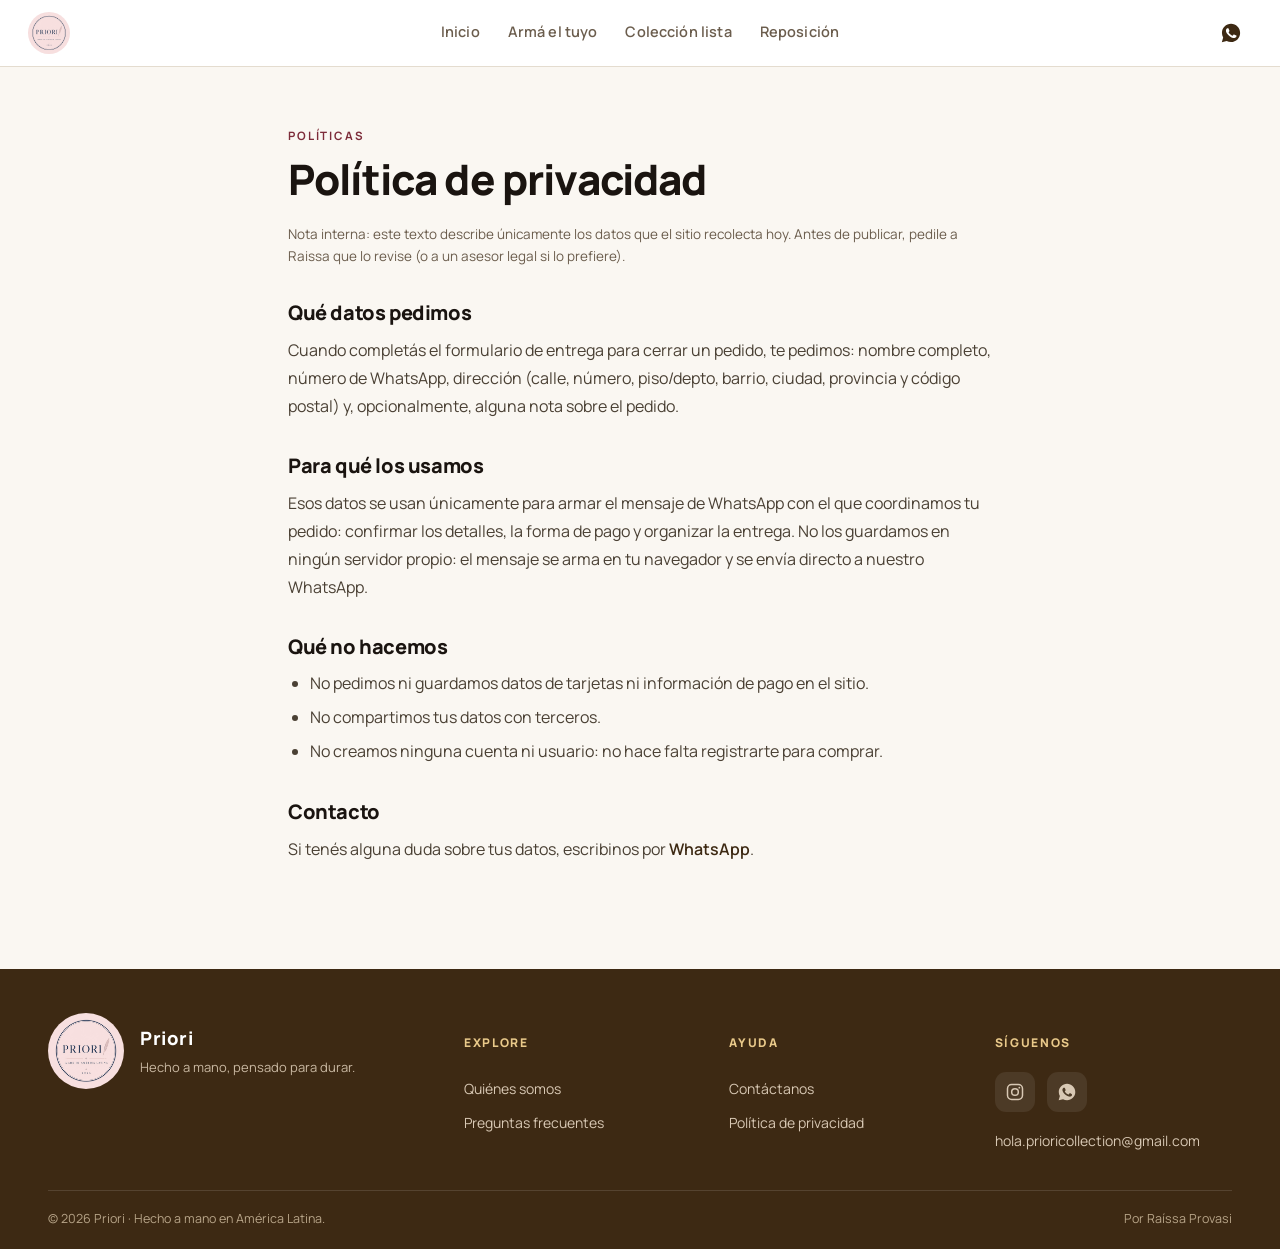
<file: privacidad.html>
<!DOCTYPE html>
<html lang="es">
<head>
<meta charset="UTF-8">
<meta name="viewport" content="width=device-width, initial-scale=1.0">
<title>Política de privacidad · Priori</title>
<meta name="description" content="Cómo Priori usa los datos que completás para coordinar tu pedido.">
<link rel="icon" type="image/png" href="assets/img/logo.png">
<link rel="stylesheet" href="assets/css/tokens.css">
<link rel="stylesheet" href="assets/css/layout.css">
</head>
<body data-page="privacidad">

<div id="site-nav"></div>

<main class="pr-doc">
  <p class="eyebrow">Políticas</p>
  <h1>Política de privacidad</h1>
  <p class="upd">Nota interna: este texto describe únicamente los datos que el sitio recolecta hoy. Antes de publicar, pedile a Raissa que lo revise (o a un asesor legal si lo prefiere).</p>

  <article>
    <h2>Qué datos pedimos</h2>
    <p>Cuando completás el formulario de entrega para cerrar un pedido, te pedimos: nombre completo, número de WhatsApp, dirección (calle, número, piso/depto, barrio, ciudad, provincia y código postal) y, opcionalmente, alguna nota sobre el pedido.</p>

    <h2>Para qué los usamos</h2>
    <p>Esos datos se usan únicamente para armar el mensaje de WhatsApp con el que coordinamos tu pedido: confirmar los detalles, la forma de pago y organizar la entrega. No los guardamos en ningún servidor propio: el mensaje se arma en tu navegador y se envía directo a nuestro WhatsApp.</p>

    <h2>Qué no hacemos</h2>
    <ul>
      <li>No pedimos ni guardamos datos de tarjetas ni información de pago en el sitio.</li>
      <li>No compartimos tus datos con terceros.</li>
      <li>No creamos ninguna cuenta ni usuario: no hace falta registrarte para comprar.</li>
    </ul>

    <h2>Contacto</h2>
    <p>Si tenés alguna duda sobre tus datos, escribinos por <a href="#" id="privWppLink">WhatsApp</a>.</p>
  </article>
</main>

<div id="site-footer"></div>

<script src="assets/js/data.js"></script>
<script src="assets/js/chrome.js"></script>
<script>
document.addEventListener("DOMContentLoaded", () => {
  document.getElementById("privWppLink").href = "https://wa.me/" + WHATSAPP_NUMBER;
});
</script>
</body>
</html>
</file>
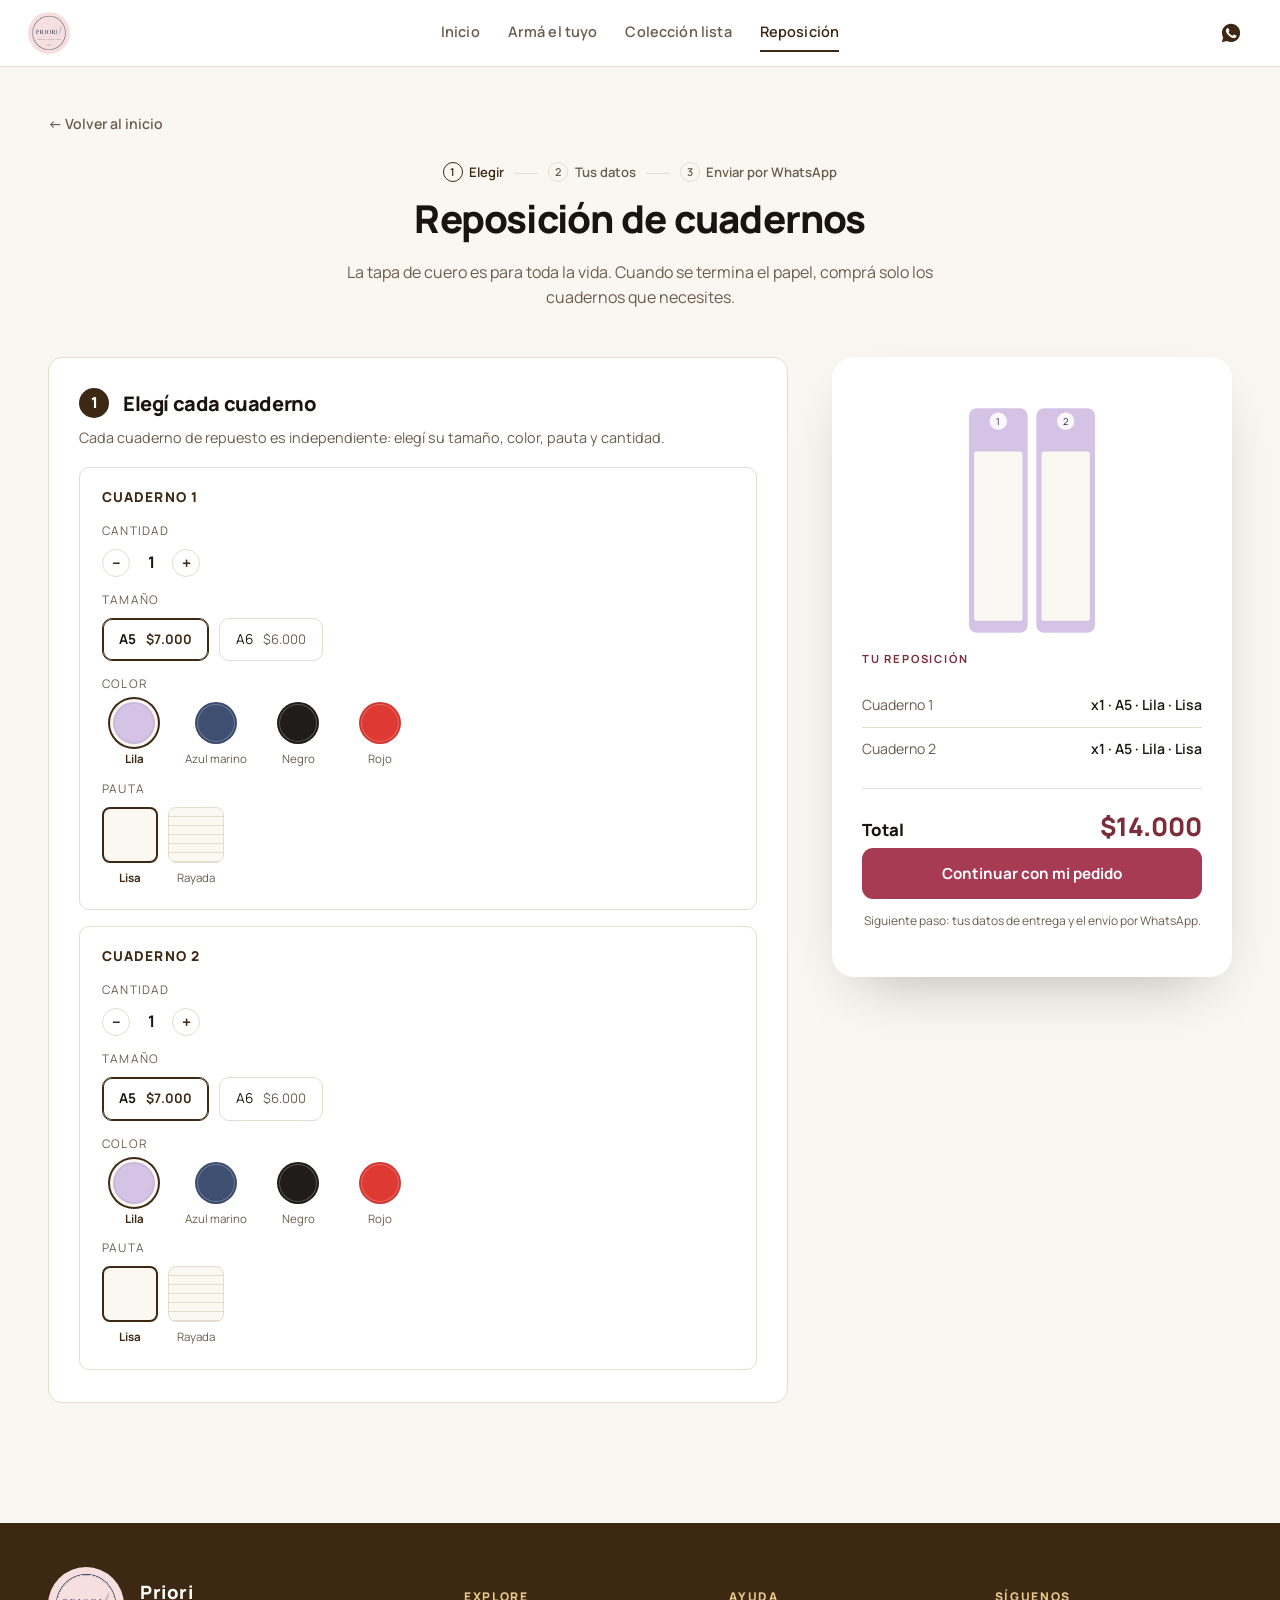
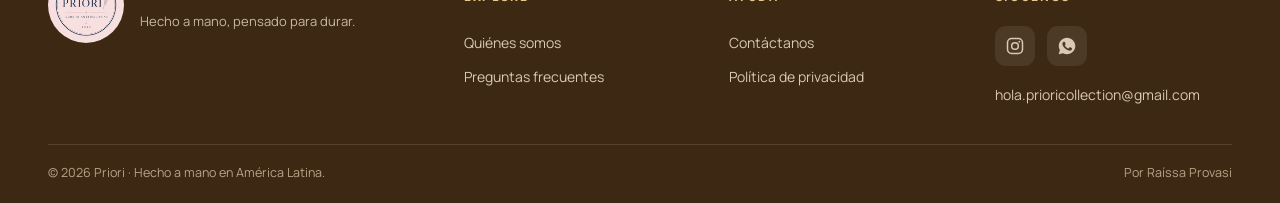
<file: reposicion.html>
<!DOCTYPE html>
<html lang="es">
<head>
<meta charset="UTF-8">
<meta name="viewport" content="width=device-width, initial-scale=1.0">
<title>Reposición de cuadernos · Priori</title>
<meta name="description" content="Elegí los cuadernos de repuesto para tu Priori y la cantidad que necesites. La tapa de cuero es para toda la vida.">
<link rel="icon" type="image/png" href="assets/img/logo.png">
<link rel="stylesheet" href="assets/css/tokens.css">
<link rel="stylesheet" href="assets/css/layout.css">
<link rel="stylesheet" href="assets/css/configurator.css">
</head>
<body data-page="reposicion">

<div id="site-nav"></div>

<div class="flow-page">
  <div class="container">
    <a class="flow-back" href="index.html">← Volver al inicio</a>
    <div class="flow-steps">
      <div class="flow-step now"><span class="dot">1</span> Elegir</div>
      <div class="flow-sep"></div>
      <div class="flow-step"><span class="dot">2</span> Tus datos</div>
      <div class="flow-sep"></div>
      <div class="flow-step"><span class="dot">3</span> Enviar por WhatsApp</div>
    </div>
    <div class="flow-head">
      <h1>Reposición de cuadernos</h1>
      <p>La tapa de cuero es para toda la vida. Cuando se termina el papel, comprá solo los cuadernos que necesites.</p>
    </div>

    <div class="configurator">
      <div class="steps">

        <div class="step-card">
          <div class="step-head"><div class="step-head-left"><span class="step-num">1</span><h3>Elegí cada cuaderno</h3></div></div>
          <p class="step-sub">Cada cuaderno de repuesto es independiente: elegí su tamaño, color, pauta y cantidad.</p>
          <div id="notebooksWrap"></div>
        </div>

      </div>

      <aside class="sidebar">
        <div class="sidebar-card">
          <div class="sidebar-preview" id="refillPreviewBox"></div>
          <p class="sidebar-title">Tu reposición</p>
          <div id="refillSummary"></div>
          <div class="sum-total"><span class="k">Total</span><span class="v" id="refillTotal">$0</span></div>
          <button class="btn btn-continue btn-block" id="refillContinueBtn">Continuar con mi pedido</button>
          <p class="sidebar-note">Siguiente paso: tus datos de entrega y el envío por WhatsApp.</p>
        </div>
      </aside>
    </div>
  </div>
</div>

<div class="mobile-order-bar" id="mobileOrderBar">
  <div class="moa-total"><span class="lbl">Total</span><span class="val" id="refillTotalMobile">$0</span></div>
  <button class="btn btn-continue" id="refillContinueBtnMobile">Continuar</button>
</div>

<div id="site-footer"></div>

<script src="assets/js/data.js"></script>
<script src="assets/js/ui.js"></script>
<script src="assets/js/preview.js"></script>
<script src="assets/js/order.js"></script>
<script src="assets/js/chrome.js"></script>
<script src="assets/js/reposicion.js"></script>
</body>
</html>
</file>
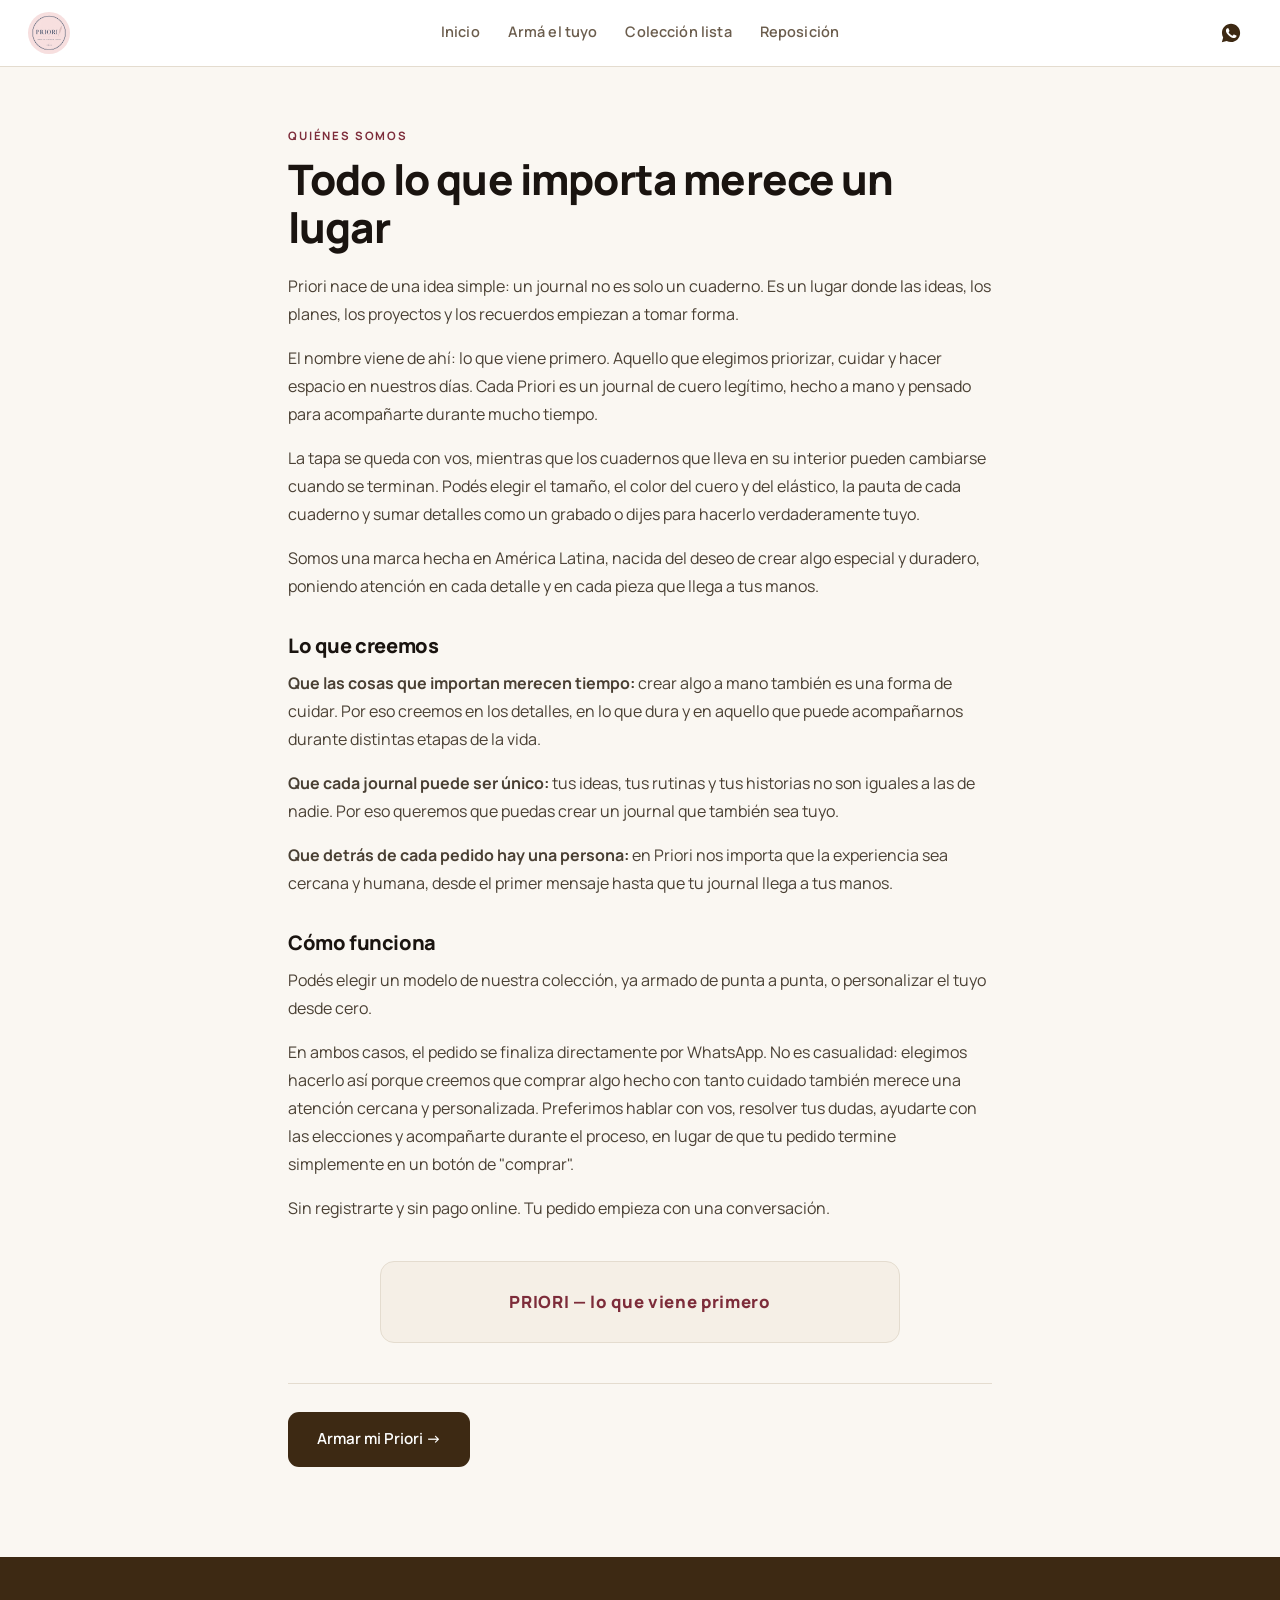
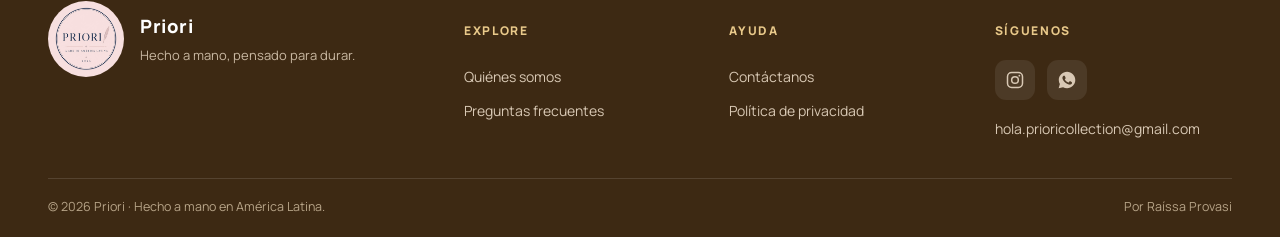
<file: sobre.html>
<!DOCTYPE html>
<html lang="es">
<head>
<meta charset="UTF-8">
<meta name="viewport" content="width=device-width, initial-scale=1.0">
<title>Quiénes somos · Priori</title>
<meta name="description" content="Priori: journals de cuero legítimo, hechos a mano en América Latina.">
<link rel="icon" type="image/png" href="assets/img/logo.png">
<link rel="stylesheet" href="assets/css/tokens.css">
<link rel="stylesheet" href="assets/css/layout.css">
</head>
<body data-page="sobre">

<div id="site-nav"></div>

<main class="pr-doc">
  <p class="eyebrow">Quiénes somos</p>
  <h1>Todo lo que importa merece un lugar</h1>
  <article>
    <p>Priori nace de una idea simple: un journal no es solo un cuaderno. Es un lugar donde las ideas, los planes, los proyectos y los recuerdos empiezan a tomar forma.</p>
    <p>El nombre viene de ahí: lo que viene primero. Aquello que elegimos priorizar, cuidar y hacer espacio en nuestros días. Cada Priori es un journal de cuero legítimo, hecho a mano y pensado para acompañarte durante mucho tiempo.</p>
    <p>La tapa se queda con vos, mientras que los cuadernos que lleva en su interior pueden cambiarse cuando se terminan. Podés elegir el tamaño, el color del cuero y del elástico, la pauta de cada cuaderno y sumar detalles como un grabado o dijes para hacerlo verdaderamente tuyo.</p>
    <p>Somos una marca hecha en América Latina, nacida del deseo de crear algo especial y duradero, poniendo atención en cada detalle y en cada pieza que llega a tus manos.</p>

    <h2>Lo que creemos</h2>
    <p><strong>Que las cosas que importan merecen tiempo:</strong> crear algo a mano también es una forma de cuidar. Por eso creemos en los detalles, en lo que dura y en aquello que puede acompañarnos durante distintas etapas de la vida.</p>
    <p><strong>Que cada journal puede ser único:</strong> tus ideas, tus rutinas y tus historias no son iguales a las de nadie. Por eso queremos que puedas crear un journal que también sea tuyo.</p>
    <p><strong>Que detrás de cada pedido hay una persona:</strong> en Priori nos importa que la experiencia sea cercana y humana, desde el primer mensaje hasta que tu journal llega a tus manos.</p>

    <h2>Cómo funciona</h2>
    <p>Podés elegir un modelo de nuestra colección, ya armado de punta a punta, o personalizar el tuyo desde cero.</p>
    <p>En ambos casos, el pedido se finaliza directamente por WhatsApp. No es casualidad: elegimos hacerlo así porque creemos que comprar algo hecho con tanto cuidado también merece una atención cercana y personalizada. Preferimos hablar con vos, resolver tus dudas, ayudarte con las elecciones y acompañarte durante el proceso, en lugar de que tu pedido termine simplemente en un botón de "comprar".</p>
    <p>Sin registrarte y sin pago online. Tu pedido empieza con una conversación.</p>

    <div class="signature-line" style="margin:2.4em auto 0; max-width:520px; padding:1.6em 2em; background:var(--card); border:1px solid var(--line); border-radius:var(--r-md); text-align:center;">
      <p style="color:var(--marsala); font-size:1.05rem; font-weight:800; letter-spacing:.04em; margin:0;">PRIORI — lo que viene primero</p>
    </div>

    <div class="doc-cta">
      <a class="btn btn-couro" href="personalizar.html">Armar mi Priori →</a>
    </div>
  </article>
</main>

<div id="site-footer"></div>

<script src="assets/js/data.js"></script>
<script src="assets/js/chrome.js"></script>
</body>
</html>
</file>
<file: assets/css/tokens.css>
/* ============================================================
   PRIORI — tokens de diseño (paleta y tipografía basadas en la
   referencia de la clienta: catalogo.estudiorelier.com)
   ============================================================ */

@import url('https://fonts.googleapis.com/css2?family=Manrope:wght@400;500;600;700;800&display=swap');

:root{
  /* paleta */
  --couro:#3D2913;
  --couro-2:#4d3419;
  --ink:#1a1410;
  --cream:#FAF7F2;
  --card:#F5EFE6;
  --card-2:#E8DFD3;
  --muted:#6B5D4D;
  --marsala:#7d2c3a;
  --rosa-continuar:#A73B54;
  --rosa-continuar-2:#B64A63;
  --line:#e4dccf;
  --gold:#d8a24a;
  --wpp:#25a35a;
  --wpp-dark:#1f8f4e;
  --white:#FFFFFF;

  --shadow: 0 24px 60px -28px rgba(26,20,16,.35);
  --r-sm:10px;
  --r-md:14px;
  --r-lg:22px;
  --container:1240px;
  --ff-body:'Manrope', -apple-system, sans-serif;
}

*,*::before,*::after{ box-sizing:border-box; }
html{ scroll-behavior:smooth; }
@media (prefers-reduced-motion: reduce){
  html{ scroll-behavior:auto; }
  *,*::before,*::after{ animation-duration:.001ms !important; transition-duration:.001ms !important; scroll-behavior:auto !important; }
}
body{
  margin:0;
  background:var(--cream);
  color:var(--ink);
  font-family:var(--ff-body);
  font-weight:400;
  font-size:16px;
  line-height:1.6;
  -webkit-font-smoothing:antialiased;
}
h1,h2,h3,h4{
  font-family:var(--ff-body);
  color:var(--ink);
  font-weight:800;
  line-height:1.15;
  letter-spacing:-.02em;
  margin:0 0 .5em;
}
p{ margin:0 0 1em; color:var(--muted); }
a{ color:inherit; text-decoration:none; }
img,svg{ display:block; max-width:100%; }
button{ font-family:inherit; cursor:pointer; }
input,textarea,select{ font-family:inherit; font-size:1rem; }
:focus-visible{ outline:2px solid var(--couro); outline-offset:2px; }

.container{ max-width:var(--container); margin:0 auto; padding:0 28px; }
.eyebrow{
  font-family:var(--ff-body); text-transform:uppercase; letter-spacing:.16em;
  font-size:.72rem; font-weight:700; color:var(--marsala); margin:0 0 .8em;
}
.section{ padding:96px 0; }
@media (max-width:720px){ .section{ padding:64px 0; } }
.center{ text-align:center; }
.lede{ font-size:1.1rem; color:var(--muted); max-width:56ch; }
.center .lede{ margin-left:auto; margin-right:auto; }

/* botões */
.btn{
  display:inline-flex; align-items:center; justify-content:center; gap:.5em;
  font-family:var(--ff-body); font-weight:700; font-size:.95rem;
  padding:.95rem 1.8rem; border-radius:11px; border:none; cursor:pointer;
  transition: background .15s ease, transform .15s ease, box-shadow .15s ease, border-color .15s ease;
  white-space:nowrap;
}
.btn-couro{ background:var(--couro); color:#fff; }
.btn-couro:hover{ background:var(--couro-2); transform:translateY(-1px); }
.btn-continue{ background:var(--rosa-continuar); color:#fff; }
.btn-continue:hover{ background:var(--rosa-continuar-2); transform:translateY(-1px); }
.btn-ghost{ background:#fff; color:var(--couro); border:1.5px solid var(--line); }
.btn-ghost:hover{ border-color:var(--couro); }
.btn-ghost.on-dark{ background:transparent; color:#fff; border-color:rgba(255,255,255,.4); }
.btn-ghost.on-dark:hover{ border-color:#fff; }
.btn-wpp{ background:var(--wpp); color:#fff; }
.btn-wpp:hover{ background:var(--wpp-dark); }
.btn-block{ width:100%; }
.btn[disabled]{ opacity:.45; cursor:not-allowed; }
.link-arrow{ font-weight:700; color:var(--couro); border-bottom:1px solid var(--line); padding-bottom:2px; transition:border-color .2s; }
.link-arrow:hover{ border-color:var(--couro); }

/* reveal on scroll */
.reveal{ opacity:0; transform:translateY(20px); transition:opacity .7s ease, transform .7s ease; }
.reveal.in-view{ opacity:1; transform:translateY(0); }

/* placeholders de foto (mientras no llegan las fotos reales) */
.photo-slot{
  position:relative; border:1.5px dashed var(--line); border-radius:var(--r-sm);
  background:var(--card); display:flex; align-items:center; justify-content:center; text-align:center;
  overflow:hidden;
}
.photo-slot span{ font-size:.72rem; letter-spacing:.04em; color:var(--muted); padding:0 10px; }
.photo-slot.on-dark{ border-color:rgba(255,255,255,.3); background:rgba(255,255,255,.06); }
.photo-slot.on-dark span{ color:rgba(255,255,255,.6); }

.visually-hidden{ position:absolute; width:1px; height:1px; overflow:hidden; clip:rect(0 0 0 0); }
</file>
<file: assets/css/layout.css>
/* ============================================================
   PRIORI — nav, footer y elementos de layout compartidos
   ============================================================ */

/* ---- nav ---- */
.pr-nav{ position:sticky; top:0; z-index:200; background:#fff; border-bottom:1px solid var(--line); }
.pr-nav-in{ max-width:1280px; margin:0 auto; padding:0 28px; height:66px; display:grid; grid-template-columns:1fr auto 1fr; align-items:center; gap:16px; }
.pr-logo{ justify-self:start; display:flex; align-items:center; }
.pr-logo img{ height:42px; width:42px; border-radius:50%; display:block; }
.pr-links{ justify-self:center; display:flex; gap:28px; }
.pr-links a{ color:var(--muted); font-size:14.5px; font-weight:600; letter-spacing:.01em; padding:6px 0; border-bottom:2px solid transparent; white-space:nowrap; transition:color .15s, border-color .15s; }
.pr-links a:hover{ color:var(--couro); }
.pr-links a.on{ color:var(--couro); border-bottom-color:var(--couro); }
.pr-right{ justify-self:end; display:flex; align-items:center; }
.pr-wpp-link{ display:flex; align-items:center; justify-content:center; color:var(--couro); width:42px; height:42px; border-radius:11px; transition:background .15s; }
.pr-wpp-link:hover{ background:var(--card); }
.pr-wpp-link svg{ width:22px; height:22px; }
.pr-burger{ display:none; width:42px; height:42px; border:none; background:none; cursor:pointer; flex-direction:column; justify-content:center; align-items:center; gap:5px; border-radius:11px; }
.pr-burger:hover{ background:var(--card); }
.pr-burger span{ width:22px; height:2px; background:var(--couro); border-radius:2px; transition:transform .2s, opacity .2s; }
.pr-nav.menu-open .pr-burger span:nth-child(1){ transform:translateY(7px) rotate(45deg); }
.pr-nav.menu-open .pr-burger span:nth-child(2){ opacity:0; }
.pr-nav.menu-open .pr-burger span:nth-child(3){ transform:translateY(-7px) rotate(-45deg); }
@media (max-width:920px){
  .pr-nav-in{ grid-template-columns:1fr auto; padding:0 18px; }
  .pr-burger{ display:flex; }
  .pr-links{
    position:absolute; top:66px; left:0; right:0; background:#fff; border-bottom:1px solid var(--line);
    flex-direction:column; gap:0; padding:6px 0; box-shadow:0 22px 30px -18px rgba(26,20,16,.25);
    transform:translateY(-10px); opacity:0; pointer-events:none; transition:opacity .2s, transform .2s;
  }
  .pr-nav.menu-open .pr-links{ opacity:1; transform:none; pointer-events:auto; }
  .pr-links a{ padding:14px 22px; width:100%; border-bottom:none; }
}

/* ---- marquee ---- */
.marquee-strip{ background:var(--card); border-top:1px solid var(--line); border-bottom:1px solid var(--line); padding:14px 0; overflow:hidden; }
.marquee-track{ display:flex; white-space:nowrap; animation:scroll-left 42s linear infinite; width:max-content; will-change:transform; }
@keyframes scroll-left{ from{ transform:translateX(0); } to{ transform:translateX(-50%); } }
.marquee-set{ font-size:.95rem; font-weight:600; color:var(--marsala); letter-spacing:.01em; }

/* ---- flow steps (indicador de pasos) ---- */
.flow-page{ background:var(--cream); min-height:100vh; padding:44px 0 100px; }
.flow-back{ display:inline-flex; align-items:center; gap:.5em; color:var(--muted); font-size:.88rem; margin-bottom:26px; font-weight:600; }
.flow-back:hover{ color:var(--couro); }
.flow-steps{ display:flex; justify-content:center; gap:10px; margin-bottom:14px; flex-wrap:wrap; }
.flow-step{ display:flex; align-items:center; gap:.5em; font-size:.82rem; color:var(--muted); font-weight:600; }
.flow-step .dot{ width:20px; height:20px; border-radius:50%; border:1px solid var(--line); display:flex; align-items:center; justify-content:center; font-size:.68rem; }
.flow-step.done .dot{ background:var(--couro); color:#fff; border-color:var(--couro); }
.flow-step.now{ color:var(--couro); }
.flow-step.now .dot{ border-color:var(--couro); color:var(--couro); }
.flow-sep{ width:24px; height:1px; background:var(--line); align-self:center; margin-top:2px; }
.flow-head{ text-align:center; max-width:640px; margin:0 auto 46px; }
.flow-head h1{ font-size:clamp(1.8rem,3.6vw,2.4rem); }
.flow-head p{ color:var(--muted); }
.flow-eyebrow{ text-align:center; }

/* ---- footer ---- */
.pr-foot{ background:var(--couro); color:#e6d9c8; padding:44px 0 20px; }
.pr-foot-in{ max-width:1240px; margin:0 auto; padding:0 28px; }
.pr-foot .foot-grid{ display:grid; grid-template-columns:1fr 2fr; gap:32px; align-items:start; }

.pr-foot .foot-brand{ display:flex; align-items:center; gap:16px; }
.pr-foot .foot-brand .flogo{ width:76px; height:76px; border-radius:50%; flex:none; }
.pr-foot .foot-brand-name{ font-family:var(--ff-body); font-weight:800; font-size:1.15rem; letter-spacing:.03em; color:#fff; margin:0; }
.pr-foot .foot-brand-tag{ font-size:13px; color:#c9b8a2; line-height:1.5; margin:.3em 0 0; }

.pr-foot .foot-cols{ display:grid; grid-template-columns:repeat(3,1fr); gap:28px; }
.pr-foot .foot-col h5{ font-size:12px; font-weight:800; letter-spacing:.14em; text-transform:uppercase; color:#e9c98a; margin-bottom:20px; }
.pr-foot .foot-col a{ display:block; font-size:14px; color:#d8c8b4; padding:6px 0; transition:color .15s; }
.pr-foot .foot-col a:hover{ color:#fff; }
.pr-foot .foot-social{ display:flex; gap:12px; margin-top:2px; }
.pr-foot .foot-social a{ width:40px; height:40px; border-radius:11px; background:rgba(255,255,255,.08); display:flex; align-items:center; justify-content:center; padding:0; transition:background .15s; }
.pr-foot .foot-social a:hover{ background:rgba(255,255,255,.18); }
.pr-foot .foot-social svg{ width:20px; height:20px; }
.pr-foot .foot-email{ display:block; margin-top:12px; font-size:14px; color:#d8c8b4; padding:0; transition:color .15s; }
.pr-foot .foot-email:hover{ color:#fff; }

.pr-foot .foot-bottom{ margin-top:32px; padding-top:18px; border-top:1px solid rgba(255,255,255,.12); display:flex; justify-content:space-between; gap:16px; flex-wrap:wrap; font-size:12.5px; color:#b7a488; }
@media (max-width:900px){
  .pr-foot .foot-grid{ grid-template-columns:1fr; gap:28px; }
}
@media (max-width:560px){
  .pr-foot .foot-cols{ grid-template-columns:1fr 1fr; gap:24px; }
}
@media (max-width:400px){
  .pr-foot .foot-cols{ grid-template-columns:1fr; }
}

/* ---- páginas de contenido (sobre, dudas, privacidad) ---- */
.pr-doc{ max-width:760px; margin:0 auto; padding:60px 28px 90px; }
.pr-doc .eyebrow{ text-align:left; }
.pr-doc h1{ font-size:clamp(28px,5vw,42px); margin-top:8px; }
.pr-doc .upd{ color:var(--muted); font-size:13.5px; margin-top:8px; }
.pr-doc article{ margin-top:14px; }
.pr-doc article h2{ font-size:20px; font-weight:800; margin-top:34px; }
.pr-doc article p{ color:#4a4034; margin-top:12px; line-height:1.75; }
.pr-doc article ul{ margin-top:12px; padding-left:22px; }
.pr-doc article li{ color:#4a4034; margin-top:7px; line-height:1.7; }
.pr-doc article a{ color:var(--couro); font-weight:600; }
.pr-doc article a.btn-couro{ color:#fff; }
.pr-doc .pendiente{ color:var(--marsala); font-weight:700; font-style:italic; }
.pr-doc .doc-cta{ margin-top:40px; padding-top:28px; border-top:1px solid var(--line); }

/* ---- FAQ (details/summary nativo) ---- */
.faq-item{ border-bottom:1px solid var(--line); padding:22px 0; }
.faq-item summary{ cursor:pointer; font-weight:700; color:var(--ink); font-size:1.02rem; list-style:none; display:flex; justify-content:space-between; align-items:center; gap:16px; }
.faq-item summary::-webkit-details-marker{ display:none; }
.faq-item summary::after{ content:'+'; font-size:1.4rem; color:var(--couro); flex:none; transition:transform .2s; }
.faq-item[open] summary::after{ content:'−'; }
.faq-item p{ margin-top:12px; color:var(--muted); line-height:1.7; }
</file>
<file: assets/css/home.css>
/* ============================================================
   PRIORI — home (hero, colección, armá el tuyo, reposición,
   manifesto). Reglas específicas de index.html.
   ============================================================ */

.hero{
  position:relative; min-height:88vh; display:flex; align-items:flex-end; justify-content:center;
  overflow:hidden; padding-bottom:3vh;
  background-color:#9c7c66; /* respaldo/"letterbox" en pantallas ultra anchas y en el recorte mobile, tono tomado de la propia foto */
}
/* la foto tiene el texto "horneado" en el archivo — un ancho tope evita que en pantallas
   muy anchas y bajas el recorte vertical del background-size:cover empuje ese texto
   contra los botones. Fuera de ese ancho tope, se ve el color de respaldo de arriba. */
.hero-bg{
  position:absolute; inset:0; margin:0 auto; max-width:1700px;
  background-image:url('../img/hero.jpeg'); background-size:cover; background-position:50% 22%; background-repeat:no-repeat;
}
.hero::after{
  content:''; position:absolute; inset:0; pointer-events:none;
  background:linear-gradient(to bottom, rgba(20,16,10,0) 42%, rgba(18,14,9,.4) 78%, rgba(15,12,8,.6) 100%);
}
.hero-ctas{ position:relative; z-index:2; display:flex; gap:16px; flex-wrap:wrap; justify-content:center; }
.hero-mobile-copy{ display:none; }

/* En mobile usamos una foto propia ("banner1-mobile"), compuesta en formato
   retrato con el mismo texto/logo horneados — así el recorte "cover" no
   necesita casi nada de crop (la proporción ya es la del teléfono) y no hace
   falta la copia en HTML de respaldo. */
@media (max-width:560px){
  .hero{ min-height:90vh; padding-bottom:8vh; }
  .hero::after{ background:linear-gradient(180deg, rgba(20,16,10,.24) 0%, rgba(18,14,9,.3) 45%, rgba(15,12,8,.72) 100%); }
  .hero-bg{ background-image:url('../img/hero-mobile.webp'); background-position:50% 0%; }
  .hero-ctas{ flex-direction:column; width:100%; padding:0 20px; }
}

.home-grid{ display:grid; grid-template-columns:repeat(4,1fr); gap:24px; margin-top:48px; }
@media (max-width:900px){ .home-grid{ grid-template-columns:repeat(2,1fr); } }
@media (max-width:560px){ .home-grid{ grid-template-columns:1fr; } }

/* colección lista: grid de productos */
.product-card{ background:#fff; border:1px solid var(--line); border-radius:var(--r-lg); overflow:hidden; display:flex; flex-direction:column; transition:transform .25s ease, box-shadow .25s ease; }
.product-card:hover{ transform:translateY(-4px); box-shadow:var(--shadow); }
.product-photo{ aspect-ratio:3/4; position:relative; overflow:hidden; }
.product-photo .pp-photo{ width:100%; height:100%; object-fit:cover; display:block; }
.product-photo .product-badge{ position:absolute; top:14px; left:14px; background:var(--marsala); color:#fff; font-size:.64rem; letter-spacing:.1em; text-transform:uppercase; padding:.4em .8em; border-radius:999px; font-weight:800; z-index:1; }
.product-body{ padding:20px 20px 22px; display:flex; flex-direction:column; gap:10px; flex:1; }
.product-body h3{ font-size:1.15rem; margin:0; }
.product-from{ font-size:.72rem; color:var(--muted); text-transform:uppercase; letter-spacing:.06em; }
.product-price{ font-weight:800; font-size:1.2rem; color:var(--marsala); }
.product-body .btn{ margin-top:auto; }

/* armá el tuyo: 4 feature cards */
.feature-card{ background:var(--card); border:1px solid var(--line); border-radius:var(--r-lg); padding:26px 24px; display:flex; flex-direction:column; gap:14px; transition:transform .25s ease, border-color .2s ease; }
.feature-card:hover{ transform:translateY(-4px); border-color:var(--couro); }
.feature-card h4{ font-size:1.05rem; margin:0; }
.feature-card p{ font-size:.88rem; margin:0; flex:1; }
.feature-card .fc-photo{ aspect-ratio:3/4; width:100%; object-fit:cover; border-radius:var(--r-sm); margin-top:4px; }

/* reposición teaser */
.refill-teaser{ display:grid; grid-template-columns:1fr 1fr; gap:0; border-radius:var(--r-lg); overflow:hidden; border:1px solid var(--line); background:#fff; }
@media (max-width:800px){ .refill-teaser{ grid-template-columns:1fr; } }
.refill-teaser .rt-copy{ padding:44px 40px; display:flex; flex-direction:column; justify-content:center; gap:14px; }
.refill-teaser .rt-visual{ width:100%; height:100%; min-height:220px; object-fit:cover; display:block; }

/* manifesto — mismo texto, más presencia visual: fondo diferenciado, una
   marca de cita decorativa de fondo y un filete dorado bajo la frase. */
.manifesto{ background:var(--card); position:relative; overflow:hidden; }
.manifesto::before{
  content:"“"; position:absolute; top:-.1em; left:50%; transform:translateX(-50%);
  font-size:11rem; font-weight:800; color:var(--line); line-height:1; pointer-events:none; z-index:0;
}
.manifesto-inner{ max-width:720px; margin:0 auto; text-align:center; position:relative; z-index:1; }
.manifesto blockquote{
  font-family:var(--ff-body); font-weight:800; font-size:clamp(1.6rem,3.4vw,2.3rem); color:var(--ink);
  margin:0 0 .8em; line-height:1.3; font-style:normal; letter-spacing:-.01em;
}
.manifesto blockquote::after{ content:""; display:block; width:52px; height:3px; background:var(--gold); margin:1em auto 0; border-radius:2px; }
.manifesto .signature-line{
  margin:2.4em auto 0; max-width:620px; padding:1.8em 2.1em; background:#fff;
  border:1px solid var(--line); border-radius:var(--r-md); box-shadow:var(--shadow);
}
.manifesto .signature-line p{ color:var(--marsala); font-size:1.02rem; font-weight:600; margin:0; }
</file>
<file: assets/css/configurator.css>
/* ============================================================
   PRIORI — configurador (personalizar / colección / reposición)
   y formulario de entrega. Reglas portadas del index.html
   original, con los tokens de color nuevos.
   ============================================================ */

.configurator{ display:grid; grid-template-columns:1fr 400px; gap:44px; align-items:start; }
@media (max-width:980px){ .configurator{ grid-template-columns:1fr; } }
.configurator > .steps{ min-width:0; }

.step-card{ background:#fff; border:1px solid var(--line); border-radius:var(--r-md); padding:30px 30px 32px; margin-bottom:20px; }
.step-head{ display:flex; align-items:center; justify-content:space-between; gap:14px; margin-bottom:20px; flex-wrap:wrap; }
.step-head-left{ display:flex; align-items:center; gap:14px; }
.step-num{ width:30px; height:30px; border-radius:50%; background:var(--couro); color:#fff; display:flex; align-items:center; justify-content:center; font-weight:800; font-size:.95rem; flex:none; }
.step-head h3{ font-size:1.25rem; margin:0; }
.step-note{ font-size:.78rem; color:var(--muted); letter-spacing:.02em; }
.step-sub{ color:var(--muted); font-size:.9rem; margin:-12px 0 18px; }

.option-grid{ display:flex; flex-wrap:wrap; gap:14px; }
.size-option{ flex:1 1 220px; border:1px solid var(--line); border-radius:var(--r-sm); padding:18px 20px; cursor:pointer; transition:all .2s; }
.size-option:hover{ border-color:var(--couro); }
.size-option.selected{ border-color:var(--couro); background:var(--card); box-shadow:inset 0 0 0 1px var(--couro); }
.size-option .sz-name{ font-weight:800; font-size:1.15rem; color:var(--ink); }
.size-option .sz-dim{ font-size:.82rem; color:var(--muted); margin:.2em 0 .6em; }
.size-option .sz-price{ font-weight:700; }

.swatch-row{ display:flex; flex-wrap:wrap; gap:18px; }
.swatch-item{ display:flex; flex-direction:column; align-items:center; gap:8px; cursor:pointer; width:64px; }
.swatch{ width:42px; height:42px; border-radius:50%; border:2px solid rgba(0,0,0,.06); box-shadow:inset 0 0 0 1px rgba(255,255,255,.25); transition:box-shadow .2s, transform .2s; }
.swatch-item:hover .swatch{ transform:translateY(-2px); }
.swatch-item.selected .swatch{ box-shadow:0 0 0 3px var(--cream), 0 0 0 5px var(--couro); }
.swatch-item span{ font-size:.72rem; color:var(--muted); text-align:center; line-height:1.2; }
.swatch-item.selected span{ color:var(--couro); font-weight:700; }

.notebook-block{ border:1px solid var(--line); border-radius:var(--r-sm); padding:22px; margin-bottom:16px; }
.notebook-block:last-child{ margin-bottom:0; }
.notebook-block h4{ font-weight:800; font-size:.85rem; text-transform:uppercase; letter-spacing:.08em; color:var(--couro); margin-bottom:16px; }
.nb-row{ margin-bottom:14px; }
.nb-row:last-child{ margin-bottom:0; }
.nb-label{ font-size:.74rem; text-transform:uppercase; letter-spacing:.1em; color:var(--muted); margin-bottom:8px; display:block; }
.pauta-row{ display:flex; gap:10px; flex-wrap:wrap; }
.pauta-option{ display:flex; flex-direction:column; align-items:center; gap:6px; cursor:pointer; }
.pauta-swatch{ width:56px; height:56px; border-radius:8px; border:1px solid var(--line); background:#fbf8f2; position:relative; overflow:hidden; }
.pauta-option.selected .pauta-swatch{ border:2px solid var(--couro); }
.pauta-swatch.p-rayada{ background-image:repeating-linear-gradient(transparent, transparent 8px, var(--line) 8px, var(--line) 9px); }
.pauta-option span{ font-size:.72rem; color:var(--muted); }
.pauta-option.selected span{ color:var(--couro); font-weight:700; }
.nb-price-hint{ font-size:.72rem; color:var(--muted); margin-left:6px; }

.toggle-row{ display:flex; align-items:center; justify-content:space-between; gap:20px; }
.toggle{ position:relative; width:46px; height:26px; background:var(--line); border-radius:999px; flex:none; cursor:pointer; transition:background .25s; }
.toggle::after{ content:''; position:absolute; top:3px; left:3px; width:20px; height:20px; background:#fff; border-radius:50%; transition:transform .25s; box-shadow:0 1px 3px rgba(0,0,0,.25); }
.toggle.on{ background:var(--couro); }
.toggle.on::after{ transform:translateX(20px); }
.engrave-input{ margin-top:16px; display:none; }
.engrave-input.show{ display:block; }
.engrave-input input{ width:100%; padding:.85em 1em; border:1px solid var(--line); border-radius:8px; background:var(--cream); }

.chip-grid{ display:flex; flex-wrap:wrap; gap:12px; }
.chip{ border:1px solid var(--line); border-radius:999px; padding:.6em 1.1em; font-size:.85rem; display:flex; align-items:center; gap:.5em; transition:all .2s; cursor:pointer; }
.chip:hover{ border-color:var(--couro); }
.chip.selected{ background:var(--couro); color:#fff; border-color:var(--couro); }
.chip .chip-price{ opacity:.65; font-size:.8em; }
.charm-chip{ padding:.5em .95em .5em .5em; gap:.75em; }
.charm-photo{ width:38px; height:38px; border-radius:50%; border:1.5px dashed var(--line); display:flex; align-items:center; justify-content:center; font-size:1.2rem; background:var(--cream); flex:none; transition:border-color .2s; }
.charm-chip.selected .charm-photo{ border-color:var(--gold); background:rgba(255,255,255,.15); }
.charm-info{ display:flex; flex-direction:column; align-items:flex-start; line-height:1.35; gap:1px; }
.charm-name{ font-size:.85rem; }
.charm-chip .chip-price{ font-size:.72rem; }

.addon-card{ display:flex; align-items:flex-start; gap:16px; border:1px solid var(--line); border-radius:var(--r-sm); padding:18px 20px; margin-bottom:14px; }
.addon-card:last-child{ margin-bottom:0; }
.addon-top{ display:flex; justify-content:space-between; gap:12px; align-items:baseline; }
.addon-top strong{ font-weight:700; }
.addon-price{ white-space:nowrap; font-size:.9rem; }

/* refil extra: no es un card clicable entero (tiene controles propios adentro).
   2 columnas: contenido a la izquierda, carrusel de fotos a la derecha. */
.refill-extra-card{ cursor:default; align-items:stretch; gap:20px; }
.refill-extra-card .refill-extra-body{ flex:1; min-width:0; }
.refill-extra-card .nb-row{ margin-top:14px; margin-bottom:0; }
.addon-fixed-color{ margin:14px 0 0; font-size:.82rem; color:var(--muted); font-style:italic; }

.refill-extra-photos{ flex:none; width:190px; display:flex; flex-direction:column; gap:10px; }
.photo-carousel-slide{ aspect-ratio:4/3; }
img.photo-carousel-slide{ width:100%; object-fit:cover; display:block; }
/* refil extra (personalizador y colección lista): fotos 3:4 que se ven completas (contain), sin recorte */
.refill-extra-photos[data-refillphotos="refil-a5"] .photo-carousel-slide,
.refill-extra-photos[data-refillphotos="refil-a6"] .photo-carousel-slide{ aspect-ratio:3/4; }
.refill-extra-photos[data-refillphotos="refil-a5"] img.photo-carousel-slide,
.refill-extra-photos[data-refillphotos="refil-a6"] img.photo-carousel-slide{ object-fit:contain; background:#fff; }
.photo-carousel-nav{ display:flex; align-items:center; justify-content:space-between; gap:8px; }
.pc-arrow{ width:28px; height:28px; border-radius:50%; border:1px solid var(--line); background:#fff; color:var(--couro); font-size:1rem; line-height:1; display:flex; align-items:center; justify-content:center; cursor:pointer; flex:none; transition:border-color .15s, background .15s; }
.pc-arrow:hover:not(:disabled){ border-color:var(--couro); background:var(--card); }
.pc-arrow:disabled{ opacity:.35; cursor:not-allowed; }
.pc-dots{ display:flex; align-items:center; gap:5px; }
.pc-dot{ width:6px; height:6px; border-radius:50%; background:var(--line); flex:none; }
.pc-dot.active{ background:var(--couro); }
@media (max-width:640px){
  .refill-extra-card{ flex-direction:column; }
  .refill-extra-photos{ width:100%; }
}

/* seletor de cantidad (dijes, refis extra) */
.qty-stepper{ display:inline-flex; align-items:center; gap:10px; }
.qty-stepper .qty-btn{ width:28px; height:28px; border-radius:50%; border:1px solid var(--line); background:#fff; color:var(--couro); font-size:1rem; font-weight:700; display:flex; align-items:center; justify-content:center; line-height:1; transition:border-color .15s, background .15s; }
.qty-stepper .qty-btn:hover:not(:disabled){ border-color:var(--couro); background:var(--card); }
.qty-stepper .qty-btn:disabled{ opacity:.35; cursor:not-allowed; }
.qty-stepper .qty-val{ min-width:1.4em; text-align:center; font-weight:700; }
.qty-stepper.mini{ gap:6px; flex:none; }
.qty-stepper.mini .qty-btn{ width:22px; height:22px; font-size:.85rem; }
.charm-chip{ flex-wrap:wrap; }
.charm-chip .qty-stepper.mini{ margin-left:auto; }

/* tamaño por cuaderno (Reposición) */
.nb-size-row{ display:flex; gap:10px; flex-wrap:wrap; }
.nb-size-option{ border:1px solid var(--line); border-radius:var(--r-sm); padding:10px 16px; cursor:pointer; display:flex; align-items:center; gap:10px; font-size:.85rem; transition:all .2s; }
.nb-size-option:hover{ border-color:var(--couro); }
.nb-size-option.selected{ border-color:var(--couro); background:#fff; box-shadow:inset 0 0 0 1px var(--couro); font-weight:700; }
.nb-size-price{ color:var(--muted); font-size:.82rem; }
.nb-size-option.selected .nb-size-price{ color:var(--couro); }

/* Detalles extra: tarjetas con carrusel de fotos arriba (varias opciones de
   diseño por ítem), nombre y precio abajo, para que la foto se vea grande y clara. */
.tile-grid{ display:grid; grid-template-columns:repeat(auto-fill, minmax(140px, 1fr)); gap:14px; }
.tile-card{ border:1px solid var(--line); border-radius:var(--r-sm); padding:10px; cursor:pointer; text-align:center; transition:all .2s; }
.tile-card:hover{ border-color:var(--couro); }
.tile-card.selected{ border-color:var(--couro); background:var(--card); box-shadow:inset 0 0 0 1px var(--couro); }
.tile-photo{ width:100%; display:flex; flex-direction:column; gap:6px; margin-bottom:10px; }
.tile-photo .photo-carousel-slide{ aspect-ratio:1/1; border-radius:calc(var(--r-sm) - 2px); }
/* fotos de referencia de producto (fondo blanco, proporciones distintas entre
   sí) — se contienen enteras en el cuadro en vez de recortarse como "cover". */
.tile-photo img.photo-carousel-slide{ object-fit:contain; background:var(--cream); }
.tile-photo span{ font-size:.68rem; }
.tile-name{ font-size:.82rem; font-weight:600; line-height:1.3; }
.tile-card.selected .tile-name{ color:var(--couro); }
.tile-price{ font-size:.76rem; color:var(--muted); margin-top:2px; }

.preset-grid{ display:grid; grid-template-columns:repeat(2,1fr); gap:22px; }
@media (max-width:700px){ .preset-grid{ grid-template-columns:1fr; } }
.preset-card{ border:1.5px solid var(--line); border-radius:var(--r-md); padding:18px; cursor:pointer; display:flex; flex-direction:column; gap:16px; transition:all .2s; }
.preset-card:hover{ border-color:var(--couro); transform:translateY(-3px); }
.preset-card.selected{ border-color:var(--couro); background:var(--card); box-shadow:inset 0 0 0 1px var(--couro), var(--shadow); }
.preset-photo{ width:100%; display:flex; flex-direction:column; gap:8px; }
.preset-photo .photo-carousel-slide{ aspect-ratio:3/4; border-radius:calc(var(--r-md) - 6px); }
.preset-card-body{ display:flex; align-items:flex-start; justify-content:space-between; gap:12px; }
.preset-name{ font-weight:800; font-size:1.15rem; color:var(--ink); }
.preset-copy{ font-size:.86rem; color:var(--muted); margin:.35em 0 0; line-height:1.5; }
.preset-desc{ font-size:.74rem; color:var(--muted); margin-top:.6em; letter-spacing:.02em; }
.preset-price{ font-weight:800; font-size:1.15rem; color:var(--marsala); white-space:nowrap; }

/* sidebar (desktop) — tarjeta clara, como en la referencia: la vista previa
   vive en un bloque beige que llega hasta el borde de la tarjeta, y el resto
   (resumen, total, botón) queda en blanco con texto oscuro. */
.sidebar{ position:sticky; top:88px; }
.sidebar-card{ background:#fff; color:var(--ink); border-radius:var(--r-lg); padding:34px 30px; box-shadow:var(--shadow); overflow:hidden; }
.preview-block{ background:var(--card); margin:-34px -30px 26px; padding:20px 0 22px; border-radius:var(--r-lg) var(--r-lg) 0 0; }
.sidebar-preview{ display:flex; justify-content:center; align-items:center; min-height:170px; }
.sidebar-preview svg{ width:150px; }
.preview-tabs{ display:flex; gap:4px; background:rgba(0,0,0,.05); padding:4px; border-radius:999px; margin:0 auto 4px; width:max-content; }
.preview-tab{ background:none; border:none; color:var(--muted); font-family:inherit; font-size:.76rem; letter-spacing:.02em; padding:.5em 1.15em; border-radius:999px; cursor:pointer; transition:all .2s; }
.preview-tab:hover{ color:var(--ink); }
.preview-tab.active{ background:#fff; color:var(--ink); font-weight:700; box-shadow:0 2px 6px rgba(0,0,0,.15); }
.sidebar-title{ text-transform:uppercase; letter-spacing:.16em; font-size:.7rem; color:var(--marsala); margin-bottom:16px; font-weight:700; }
.sum-row{ display:flex; justify-content:space-between; gap:14px; padding:10px 0; border-bottom:1px solid var(--line); font-size:.88rem; }
.sum-row:last-of-type{ border-bottom:none; }
.sum-row .k{ color:var(--muted); }
.sum-row .v{ text-align:right; font-weight:600; color:var(--ink); }
.sum-total{ display:flex; justify-content:space-between; align-items:baseline; margin-top:18px; padding-top:18px; border-top:1px solid var(--line); }
.sum-total .k{ font-weight:800; font-size:1.05rem; }
.sum-total .v{ font-weight:800; font-size:1.6rem; color:var(--marsala); }
.sidebar .btn-couro{ margin-top:24px; }
.sidebar-note{ text-align:center; font-size:.75rem; color:var(--muted); margin-top:12px; }

/* barra fija de mobile (reemplaza la sidebar en pantallas chicas) */
.mobile-order-bar{ display:none; }
@media (max-width:980px){
  .sidebar{ display:none; }
  .mobile-order-bar{
    display:flex; align-items:center; justify-content:space-between; gap:16px;
    position:fixed; left:0; right:0; bottom:0; z-index:150;
    background:var(--couro); color:#fff; padding:14px 20px; box-shadow:0 -12px 30px -10px rgba(0,0,0,.35);
  }
  .mobile-order-bar .moa-total{ display:flex; flex-direction:column; }
  .mobile-order-bar .moa-total .lbl{ font-size:.68rem; text-transform:uppercase; letter-spacing:.1em; color:rgba(255,255,255,.6); }
  .mobile-order-bar .moa-total .val{ font-weight:800; font-size:1.2rem; color:var(--gold); }
  .mobile-order-bar .btn{ flex:none; }
  .flow-page{ padding-bottom:110px; } /* espacio para no tapar el contenido */
}

/* delivery form */
.delivery-grid{ display:grid; grid-template-columns:1fr 400px; gap:44px; align-items:start; }
@media (max-width:980px){ .delivery-grid{ grid-template-columns:1fr; } }
.delivery-grid > .form-card{ min-width:0; }
.form-card{ background:#fff; border:1px solid var(--line); border-radius:var(--r-md); padding:34px; }
.form-eyebrow{ text-transform:uppercase; letter-spacing:.14em; font-size:.72rem; color:var(--marsala); font-weight:700; margin-bottom:1.4em; }
.form-grid{ display:grid; grid-template-columns:1fr 1fr; gap:20px; }
.form-grid .full{ grid-column:1/-1; }
@media (max-width:560px){ .form-grid{ grid-template-columns:1fr; } .form-grid .full{ grid-column:auto; } }
.field label{ display:block; font-size:.82rem; color:var(--ink); margin-bottom:.5em; font-weight:600; }
.field label .req{ color:var(--marsala); }
.field input, .field textarea{ width:100%; padding:.85em 1em; border:1px solid var(--line); border-radius:8px; background:var(--cream); color:var(--ink); }
.field input:focus, .field textarea:focus{ border-color:var(--couro); background:#fff; }
.field textarea{ resize:vertical; min-height:90px; }
.form-submit-note{ text-align:center; font-size:.8rem; color:var(--muted); margin-top:14px; }

.empty-state{ text-align:center; padding:60px 20px; color:var(--muted); }
.empty-state a{ color:var(--couro); font-weight:700; }
</file>
